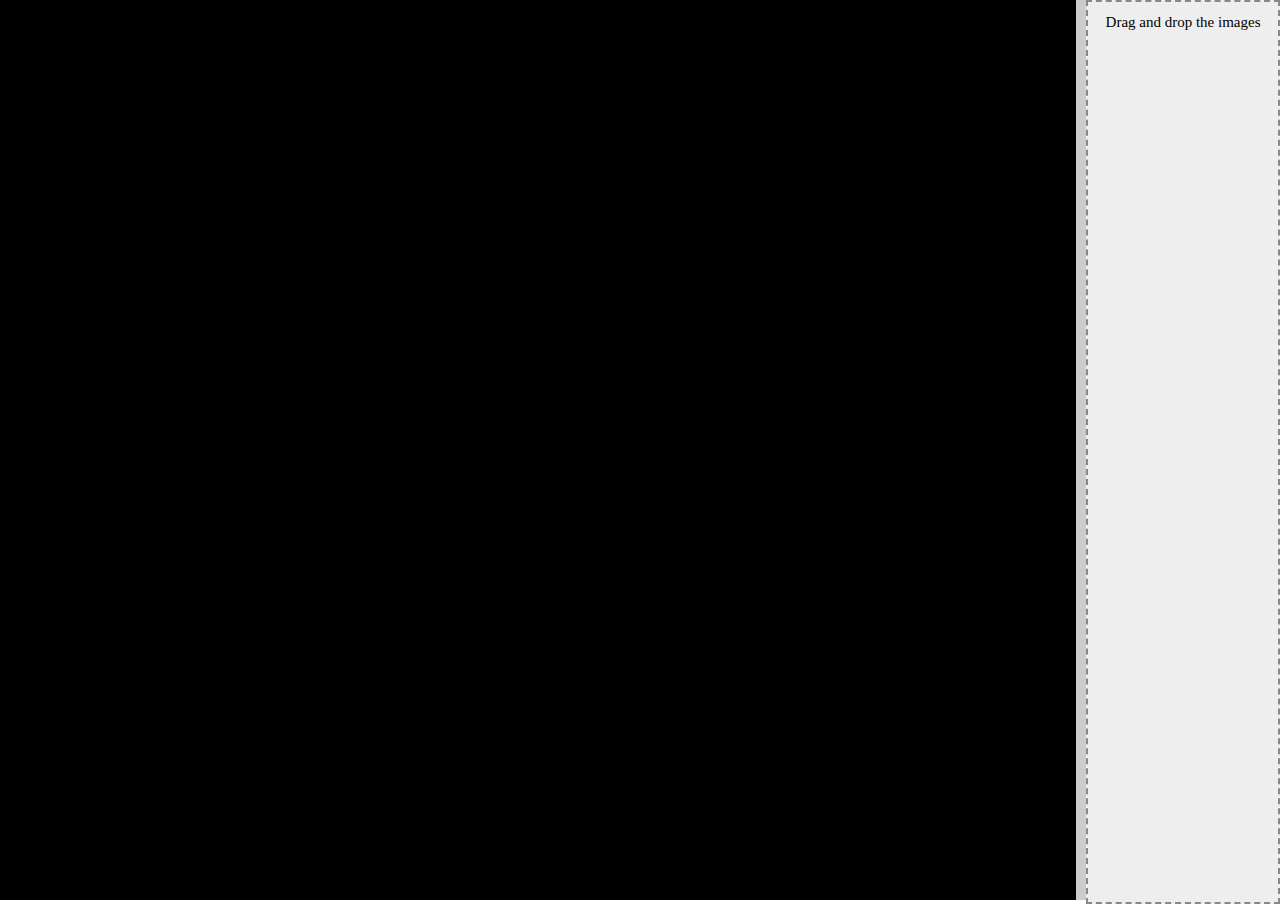
<file: 360/index.html>
<html>
<head>
<title>360 Viewer</title>
	<style>
	body {
		margin: 0;
		overflow: hidden;
	}
	
	#panel {
		width: 100%;
		height: 100%;
		display: flex;
	}
	
	#divider {
		cursor: col-resize;
		background-color: #ccc;
		width: 10px;
		height: 100%;
		-moz-user-select: none;
		-ms-user-select: none;
		user-select: none;
	}
	
	#area3D {
		background-color: #dde;
		width: 85%;
		height: 100%;
		min-width: 10px;
		position: relative;
	}
	
	#area2D {
		background-color: #eee;
		width: 15%;
		height: 100%;
		min-width: 10px;
		border: 2px dashed #888;
		text-align: center;
		line-height: 40px;
		font-size: 15px;
		overflow-y: auto;
	}
	
	#input {
		display: none;
	}
	
	#title {
		position: absolute;
		background: rgba(0, 0, 0, 0.2);
		color: #f1f1f1;
		width: 100%;
		color: white;
		font-size: 20px;
		padding: 20px 0 20px 0;
		text-align: center;
	}
	
	.imgs {
		float: left;
		padding: 20px;
	}
	</style>
</head>

<body>
	<div id="panel">
		<div id="area3D"> <span id="title"></span> </div>
		<div id="divider"></div>
		<div id="area2D">
			<input type="file" id="input" multiple/> Drag and drop the images</br>
		</div>
	</div>
	<script src="three.js"></script>
	<script>
	const area3D = document.getElementById("area3D");
	const area2D = document.getElementById("area2D");
	const fileInput = document.getElementById("input");
	const title = document.getElementById("title");

	function dragElement(element, direction) {
		var md; // remember mouse down info  
		element.onmousedown = onMouseDown;

		function onMouseDown(e) {
			md = {
				e,
				offsetLeft: element.offsetLeft,
					offsetTop: element.offsetTop,
					firstWidth: area3D.offsetWidth,
					secondWidth: area2D.offsetWidth
			};
			document.onmousemove = onMouseMove;
			document.onmouseup = () => {
				document.onmousemove = document.onmouseup = null;
			}
		}

		function onMouseMove(e) {
			var delta = {
				x: e.clientX - md.e.clientX,
				y: e.clientY - md.e.clientY
			};
			if(direction === "H") // Horizontal
			{
				delta.x = Math.min(Math.max(delta.x, -md.firstWidth), md.secondWidth);
				element.style.left = md.offsetLeft + delta.x + "px";
				area3D.style.width = (md.firstWidth + delta.x) + "px";
				area2D.style.width = (md.secondWidth - delta.x) + "px";
			}
		}
	}
	dragElement(document.getElementById("divider"), "H");
	area2D.ondragover = function() {
		return false;
	};
	area2D.ondragleave = function() {
		return false;
	};
	area2D.ondrop = function(e) {
		e.preventDefault();
		fileInput.files = e.dataTransfer.files;
		
		var fileCount = fileInput.files.length; // total number of files
		var count = 0; // accepted files

		function readAndPreview(file) {
			var reader = new FileReader();
			reader.addEventListener("load", function() {
				var div = document.createElement('div');
				div.className = "imgs";
				div.title = file.name;
				area2D.appendChild(div);
				var image = new Image();
				image.height = 100;
				image.src = this.result;
				div.appendChild(image);
				var span = document.createElement('span');
				span.innerHTML = "<br>" + file.name;
				div.appendChild(span);
				div.addEventListener('click', function(e) {
					title.innerHTML = file.name;
					var loader = new THREE.TextureLoader();
					loader.load(image.src, function(texture) {
						mesh.material = new THREE.MeshBasicMaterial({
							map: texture
						});
						mesh.material.needsUpdate = true;
						renderer.render(scene, camera);
					});
				});
				count += 1;
				if(count>=fileCount){
				var categoryItems = document.querySelectorAll("[title]");
				var categoryItemsArray = Array.from(categoryItems);
				let sorted = categoryItemsArray.sort(sorter);
				function sorter(a,b) {
					if(a.title < b.title) return -1;
					if(a.title > b.title) return 1;
					return 0;
				}
				sorted.forEach(e => area2D.appendChild(e));
				}
			}, false);
			reader.readAsDataURL(file);
		}
		
		if(fileInput.files) {
			
			[].forEach.call(fileInput.files, readAndPreview);
				
		}
	};
	</script>
	<script>
	let camera, scene, renderer, mesh;
	let onPointerDownMouseX = 0,
		onPointerDownMouseY = 0,
		lon = 0,
		onPointerDownLon = 0,
		lat = 0,
		onPointerDownLat = 0,
		phi = 0,
		theta = 0;
	ini();
	animate();

	function ini() {
		camera = new THREE.PerspectiveCamera(75, area3D.clientWidth / area3D.clientHeight, 1, 1100);
		scene = new THREE.Scene();
		const geometry = new THREE.SphereGeometry(200, 1600, 1400);
		// invert the geometry on the x-axis so that all of the faces point inward
		geometry.scale(-1, 1, 1);
		var material = new THREE.MeshBasicMaterial({
			color: 0x000000
		});
		mesh = new THREE.Mesh(geometry, material);
		scene.add(mesh);
		renderer = new THREE.WebGLRenderer();
		renderer.setPixelRatio(window.devicePixelRatio);
		renderer.setSize(area3D.clientWidth, area3D.clientHeight);
		area3D.appendChild(renderer.domElement);
		area3D.style.touchAction = 'none';
		area3D.addEventListener('pointerdown', onPointerDown);
		area3D.addEventListener('wheel', onDocumentMouseWheel);
		window.addEventListener('resize', onWindowResize);
		var observer = new MutationObserver(function(mutations) {
			onWindowResize();
		});
		observer.observe(area3D, {
			attributes: true
		});
	}

	function onWindowResize() {
		camera.aspect = area3D.clientWidth / area3D.clientHeight;
		camera.updateProjectionMatrix();
		renderer.setSize(area3D.clientWidth, area3D.clientHeight);
	}

	function onPointerDown(event) {
		if(event.isPrimary === false) return;
		onPointerDownMouseX = event.clientX;
		onPointerDownMouseY = event.clientY;
		onPointerDownLon = lon;
		onPointerDownLat = lat;
		document.addEventListener('pointermove', onPointerMove);
		document.addEventListener('pointerup', onPointerUp);
	}

	function onPointerMove(event) {
		if(event.isPrimary === false) return;
		lon = (onPointerDownMouseX - event.clientX) * 0.1 + onPointerDownLon;
		lat = (event.clientY - onPointerDownMouseY) * 0.1 + onPointerDownLat;
	}

	function onPointerUp() {
		if(event.isPrimary === false) return;
		document.removeEventListener('pointermove', onPointerMove);
		document.removeEventListener('pointerup', onPointerUp);
	}

	function onDocumentMouseWheel(event) {
		const fov = camera.fov + event.deltaY * 0.05;
		camera.fov = THREE.MathUtils.clamp(fov, 1, 75);
		camera.updateProjectionMatrix();
	}

	function animate() {
		requestAnimationFrame(animate);
		update();
	}

	function update() {
		lat = Math.max(-85, Math.min(85, lat));
		phi = THREE.MathUtils.degToRad(90 - lat);
		theta = THREE.MathUtils.degToRad(lon);
		const x = 500 * Math.sin(phi) * Math.cos(theta);
		const y = 500 * Math.cos(phi);
		const z = 500 * Math.sin(phi) * Math.sin(theta);
		camera.lookAt(x, y, z);
		renderer.render(scene, camera);
	}

	function inits() {
		var img = document.getElementsByTagName("img")[0];
		var loader = new THREE.TextureLoader();
		loader.load(img.src, function(texture) {
			mesh.material = new THREE.MeshBasicMaterial({
				map: texture
			});
			mesh.material.needsUpdate = true;
			renderer.render(scene, camera);
		});
	}
	</script>
</body>

</html>
</file>
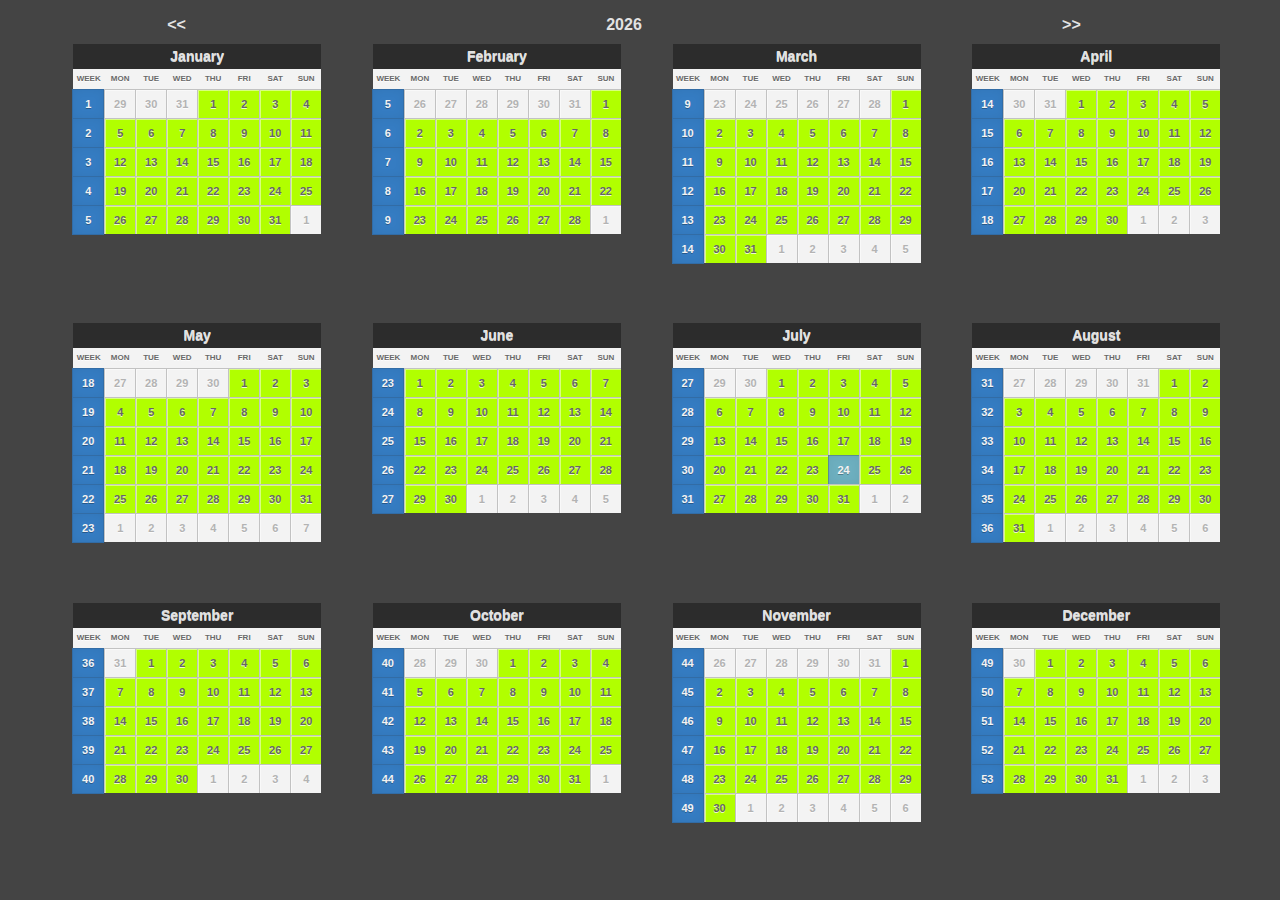
<file: Calender/index.htm>
<html manifest="offline.manifest">
<head>
<title>Calendar</title>
<style>

body {
	background: #444444;
	font-family: 'Lucida Grande', Verdana, sans-serif;
	-moz-user-select: none;
}

.year {
	width:95%;
	height:95%;	
	margin-left:5%;
}
.year td {
	vertical-align:top;
}
.year caption {
	color: #e2e2e2;
	line-height: 34px;
	font-weight: bold;
}
.month {
	font-size: 14px;
	border-spacing: 0;
}


.month caption {
	line-height: 25px;
	background: rgba(0, 0, 0, 0.35);

}
.month th, td{
  text-align: center;
  text-shadow: 0 1px rgba(255, 255, 255, 0.8);
  padding: 0;
}
.month th:first-child, .month td:first-child {
  border-left: 0;
}
.month th {
  font-size: 8px;
  text-transform: uppercase;
  color: #696969;
  line-height: 20px;
  background: #f3f3f3;
  border-left: 1px solid #f3f3f3;
}
.month td{
	width:12.5%;
}
.month td {
  font-size: 11px;
  font-weight: bold;
  border-top: 1px solid #c2c2c2;
  border-left: 1px solid #c2c2c2;
}
.month td a {
  display: block;
  background: #b1ff00;
  line-height: 28px;
  width: 30px;
  
  box-shadow: inset 1px 1px rgba(255, 255, 255, 0.5);
  cursor: pointer;
}
.month td a[title=""]{
	color: #666;
	background-image: -moz-linear-gradient(top, #eaeaea 0%, #e5e5e5 60%, #d9d9d9 100%);
	  box-shadow: inset 1px 1px rgba(255, 255, 255, 0.5);
}
.month td a:hover, .month td.off a {
  background: #f3f3f3;
}
.month td.off a {
  color: #b3b3b3;
}
.month td.wk a{
  margin: -1px;
  background: #b1ff00;
  text-shadow: 0 1px rgba(0, 0, 0, 0.3);
  
  border: 1px solid #b1ff00;
  -webkit-box-shadow: inset 0 0 10px rgba(0, 0, 0, 0.05);
  box-shadow: inset 0 0 10px rgba(0, 0, 0, 0.05);
}
.month td.wk a[title=""]{
	color: #f3f3f3;
	background: #357cc2;
	border: 1px solid #326ca5;
}
.month td.active a, .month td a:active {
  margin: -1px;
  color: #f61616;
  text-shadow: 0 1px rgba(0, 0, 0, 0.3);
  background: #6dafbf;
  border: 1px solid #598b94;
  -webkit-box-shadow: inset 0 0 10px rgba(0, 0, 0, 0.05);
  box-shadow: inset 0 0 10px rgba(0, 0, 0, 0.05);
}
.month td.active a[title=""],.month td a[title=""]:active{
	color: #f3f3f3;
}
.ld {
	float: left;
	cursor: pointer;
	margin-left: 8%;
}
.td {
	float: left;
	margin-left: 35%;
}
.rd {
	float: left;
	cursor: pointer;
	margin-left: 35%;
}



.tooltip {
    transition: top 5.5s ease;
    /*top:174px;*/
    position: absolute;
    background: #646464;
    border-radius:4px;
    padding: 6px 12px;
    font-family: arial;
    font-size: 12px;
    text-shadow: 0px 1px 1px #000;
    color: #ffc64a;
  }

  .tooltip:before {
    content : " ";
    width: 0;
    height: 0;
    border-left: 10px solid transparent;
    border-right: 10px solid transparent;
    border-top: 10px solid #646464;
    position:absolute;
    bottom:-5px;
    left:5px;

  }

</style>
	
<script>
	var yyyy;
	function init(y){ 
	 yyyy=y;
	 var info=JSON.parse(localStorage.getItem('mulkisCalender')) || {};
	 var months = new Array('January', 'February', 'March', 'April', 'May', 'June', 'July', 'August', 'September', 'October', 'November', 'December');
	 var cal = '<table class="year"><caption><a onclick="init('+(y-1)+')" class="ld"><<</a><a class="td">'+y+'</a><a onclick="init('+(y+1)+')"  class="rd">>></a><caption>'; 
	 for(i=0;i<3;i++){ //3 rows
		cal += '<tr>';
		for(j=0;j<4;j++){ //4 columns
			var m=i*4+j; //current month
			var mCal =  '<table class="month"><caption>'+months[m]+'</caption><thead><tr><th>Week</th><th>Mon</th><th>Tue</th><th>Wed</th><th>Thu</th><th>Fri</th><th>Sat</th><th>Sun</th></tr><tr></thead><tbody>';			
			var d1 = new Date(y, m, 1-(new Date(y, m, 1).getDay()+6)%7);//start date (monday) for given month and year
		    var d2 = new Date(y, m+1,1+(7-new Date(y, m+1, 1).getDay())%7);//end date (Sunday) for given month and year
			while(d1<=d2){		
				if(d1.getDay()==1){ //first Day of week
					mCal += '<tr><td class="wk"><a id="'+y+'-'+getWeek(d1)+'" title = "'+(info[y+'-'+getWeek(d1)]||"")+'" onmouseover="getInfo(this)" onmouseout="hideInfo(this)" ondblclick="setInfo(this)">'+getWeek(d1)+'</a></td>';
				}	
				if(d1.toDateString()==new Date().toDateString()){ //check if todays date
					mCal += '<td class="active">';
				}else if(d1.getMonth()!=i*4+j){ // check if off month
					mCal += '<td class="off">';
				}else{
					mCal += '<td>';
				}		
				mCal += '<a id="'+y+'-'+(d1.getMonth()+1)+'-'+d1.getDate()+'" title = "'+(info[y+'-'+(d1.getMonth()+1)+'-'+d1.getDate()]||"")+'" onmouseover="getInfo(this)" onmouseout="hideInfo(this)" ondblclick="setInfo(this)">'+d1.getDate()+'</a></td>';	
				d1.setDate(d1.getDate()+1);				
			}
			mCal +='</tbody></table>';
			cal += '<td>' + mCal + '</td>';
		}
		cal += '</tr>';
	 }
	 cal += '</table>';
	 document.body.innerHTML=cal;
	}
	function getWeek(i){
		var d = new Date(i);
		d.setHours(0,0,0,0);
		d.setDate(d.getDate()+4-(d.getDay()||7));
		return Math.ceil((((d-new Date(d.getFullYear(),0,1))/8.64e7)+1)/7);
	};
	function getInfo(e){
		if(e.title==""){
			info=JSON.parse(localStorage.getItem('mulkisCalender')) || {};
			e.title=info[e.id]||"";
		}
		
	}
	function setInfo(e){
		var i=prompt("Info",e.title)
		if(i!=null){
				info[e.id]=i;
				localStorage.setItem('mulkisCalender', JSON.stringify(info));
				init(yyyy);
		}
	}
	function hideInfo(evt){
	//var ele=(evt || window.event);
   // var title = ele.getAttribute("tooltip");
   // ele.removeAttribute("tooltip");
   // document.querySelector(".tooltip").remove();
  }

</script>
</head>
<body onload="init(new Date().getFullYear())">
	
</body>
</html>
</file>
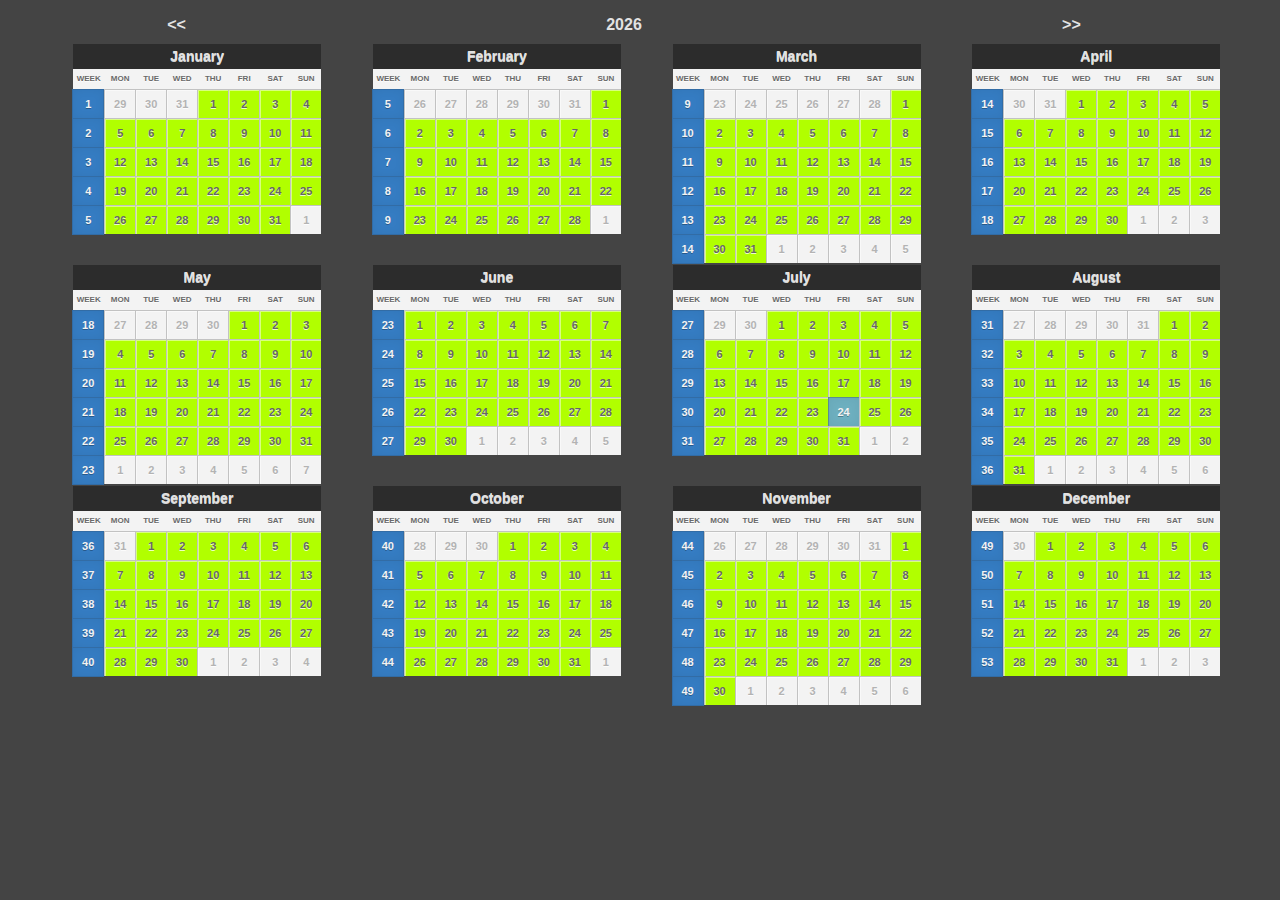
<file: Calender/index.html>
<!DOCTYPE html>
<html manifest="offline.manifest">
<head>
<title>Calendar</title>
<style>

body {
	background: #444444;
	font-family: 'Lucida Grande', Verdana, sans-serif;
	-moz-user-select: none;
}

.year {
	width:95%;
	height:95%;	
	margin-left:5%;
}
.year td {
	vertical-align:top;
}
.year caption {
	color: #e2e2e2;
	line-height: 34px;
	font-weight: bold;
}
.month {
	font-size: 14px;
	border-spacing: 0;
}


.month caption {
	line-height: 25px;
	background: rgba(0, 0, 0, 0.35);

}
.month th, td{
  text-align: center;
  text-shadow: 0 1px rgba(255, 255, 255, 0.8);
  padding: 0;
}
.month th:first-child, .month td:first-child {
  border-left: 0;
}
.month th {
  font-size: 8px;
  text-transform: uppercase;
  color: #696969;
  line-height: 20px;
  background: #f3f3f3;
  border-left: 1px solid #f3f3f3;
}
.month td{
	width:12.5%;
}
.month td {
  font-size: 11px;
  font-weight: bold;
  border-top: 1px solid #c2c2c2;
  border-left: 1px solid #c2c2c2;
}
.month td a {
  display: block;
  background: #b1ff00;
  line-height: 28px;
  width: 30px;
  
  box-shadow: inset 1px 1px rgba(255, 255, 255, 0.5);
  cursor: pointer;
}
.month td a[title=""]{
	color: #666;
	background-image: -moz-linear-gradient(top, #eaeaea 0%, #e5e5e5 60%, #d9d9d9 100%);
	  box-shadow: inset 1px 1px rgba(255, 255, 255, 0.5);
}
.month td a:hover, .month td.off a {
  background: #f3f3f3;
}
.month td.off a {
  color: #b3b3b3;
}
.month td.wk a{
  margin: -1px;
  background: #b1ff00;
  text-shadow: 0 1px rgba(0, 0, 0, 0.3);
  
  border: 1px solid #b1ff00;
  -webkit-box-shadow: inset 0 0 10px rgba(0, 0, 0, 0.05);
  box-shadow: inset 0 0 10px rgba(0, 0, 0, 0.05);
}
.month td.wk a[title=""]{
	color: #f3f3f3;
	background: #357cc2;
	border: 1px solid #326ca5;
}
.month td.active a, .month td a:active {
  margin: -1px;
  color: #f61616;
  text-shadow: 0 1px rgba(0, 0, 0, 0.3);
  background: #6dafbf;
  border: 1px solid #598b94;
  -webkit-box-shadow: inset 0 0 10px rgba(0, 0, 0, 0.05);
  box-shadow: inset 0 0 10px rgba(0, 0, 0, 0.05);
}
.month td.active a[title=""],.month td a[title=""]:active{
	color: #f3f3f3;
}
.ld {
	float: left;
	cursor: pointer;
	margin-left: 8%;
}
.td {
	float: left;
	margin-left: 35%;
}
.rd {
	float: left;
	cursor: pointer;
	margin-left: 35%;
}



.tooltip {
    transition: top 5.5s ease;
    /*top:174px;*/
    position: absolute;
    background: #646464;
    border-radius:4px;
    padding: 6px 12px;
    font-family: arial;
    font-size: 12px;
    text-shadow: 0px 1px 1px #000;
    color: #ffc64a;
  }

  .tooltip:before {
    content : " ";
    width: 0;
    height: 0;
    border-left: 10px solid transparent;
    border-right: 10px solid transparent;
    border-top: 10px solid #646464;
    position:absolute;
    bottom:-5px;
    left:5px;

  }

</style>
	
<script>
	var yyyy;
	function init(y){ 
	 yyyy=y;
	 var info=JSON.parse(localStorage.getItem('mulkisCalender')) || {};
	 var months = new Array('January', 'February', 'March', 'April', 'May', 'June', 'July', 'August', 'September', 'October', 'November', 'December');
	 var cal = '<table class="year"><caption><a onclick="init('+(y-1)+')" class="ld"><<</a><a class="td">'+y+'</a><a onclick="init('+(y+1)+')"  class="rd">>></a><caption>'; 
	 for(i=0;i<3;i++){ //3 rows
		cal += '<tr>';
		for(j=0;j<4;j++){ //4 columns
			var m=i*4+j; //current month
			var mCal =  '<table class="month"><caption>'+months[m]+'</caption><thead><tr><th>Week</th><th>Mon</th><th>Tue</th><th>Wed</th><th>Thu</th><th>Fri</th><th>Sat</th><th>Sun</th></tr><tr></thead><tbody>';			
			var d1 = new Date(y, m, 1-(new Date(y, m, 1).getDay()+6)%7);//start date (monday) for given month and year
		    var d2 = new Date(y, m+1,1+(7-new Date(y, m+1, 1).getDay())%7);//end date (Sunday) for given month and year
			while(d1<=d2){		
				if(d1.getDay()==1){ //first Day of week
					mCal += '<tr><td class="wk"><a id="'+y+'-'+getWeek(d1)+'" title = "'+(info[y+'-'+getWeek(d1)]||"")+'" onmouseover="getInfo(this)" onmouseout="hideInfo(this)" ondblclick="setInfo(this)">'+getWeek(d1)+'</a></td>';
				}	
				if(d1.toDateString()==new Date().toDateString()){ //check if todays date
					mCal += '<td class="active">';
				}else if(d1.getMonth()!=i*4+j){ // check if off month
					mCal += '<td class="off">';
				}else{
					mCal += '<td>';
				}		
				mCal += '<a id="'+y+'-'+(d1.getMonth()+1)+'-'+d1.getDate()+'" title = "'+(info[y+'-'+(d1.getMonth()+1)+'-'+d1.getDate()]||"")+'" onmouseover="getInfo(this)" onmouseout="hideInfo(this)" ondblclick="setInfo(this)">'+d1.getDate()+'</a></td>';	
				d1.setDate(d1.getDate()+1);				
			}
			mCal +='</tbody></table>';
			cal += '<td>' + mCal + '</td>';
		}
		cal += '</tr>';
	 }
	 cal += '</table>';
	 document.body.innerHTML=cal;
	}
	function getWeek(i){
		var d = new Date(i);
		d.setHours(0,0,0,0);
		d.setDate(d.getDate()+4-(d.getDay()||7));
		return Math.ceil((((d-new Date(d.getFullYear(),0,1))/8.64e7)+1)/7);
	};
	function getInfo(e){
		if(e.title==""){
			info=JSON.parse(localStorage.getItem('mulkisCalender')) || {};
			e.title=info[e.id]||"";
		}
		
	}
	function setInfo(e){
		var i=prompt("Info",e.title)
		if(i!=null){
				info[e.id]=i;
				localStorage.setItem('mulkisCalender', JSON.stringify(info));
				init(yyyy);
		}
	}
	function hideInfo(evt){
	//var ele=(evt || window.event);
   // var title = ele.getAttribute("tooltip");
   // ele.removeAttribute("tooltip");
   // document.querySelector(".tooltip").remove();
  }

</script>
</head>
<body onload="init(new Date().getFullYear())">
	
</body>
</html>
</file>
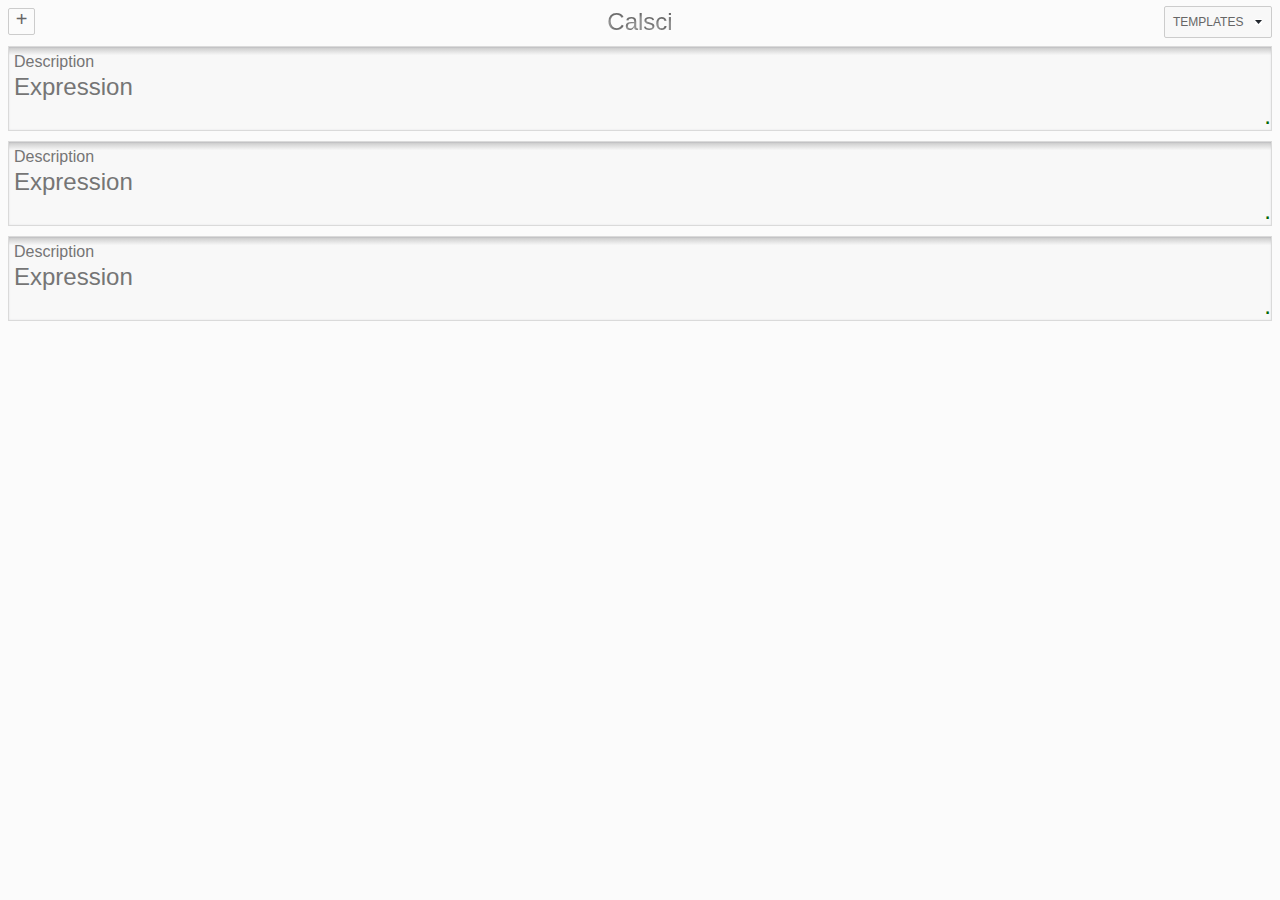
<file: Calsci/index.html>
﻿<html manifest="offline.manifest">
<title>Calsci © Karthik Narayana</title>
<link rel="stylesheet" href="style.css">
<script src="Calsci.js"></script>
<script src='complete.ly.1.0.1.min.js'></script>
<body onload="Calsci.init();">
<div id='Add' title="Add Calculation Block" onclick='Calsci.add();'>+</div>
<div id='title'>Calsci</div>
<div id='content' class="draggable-list"></div>
<div id="template"><div>TEMPLATES</div><ul></ul></div>
<script>
"serviceWorker"in navigator&&navigator.serviceWorker.register("./offline.js").then(function(e){console.log("ServiceWorker registration successful with scope: ",e.scope)}).catch(function(e){console.log("ServiceWorker registration failed: ",e)});
</script>
</body>
</file>
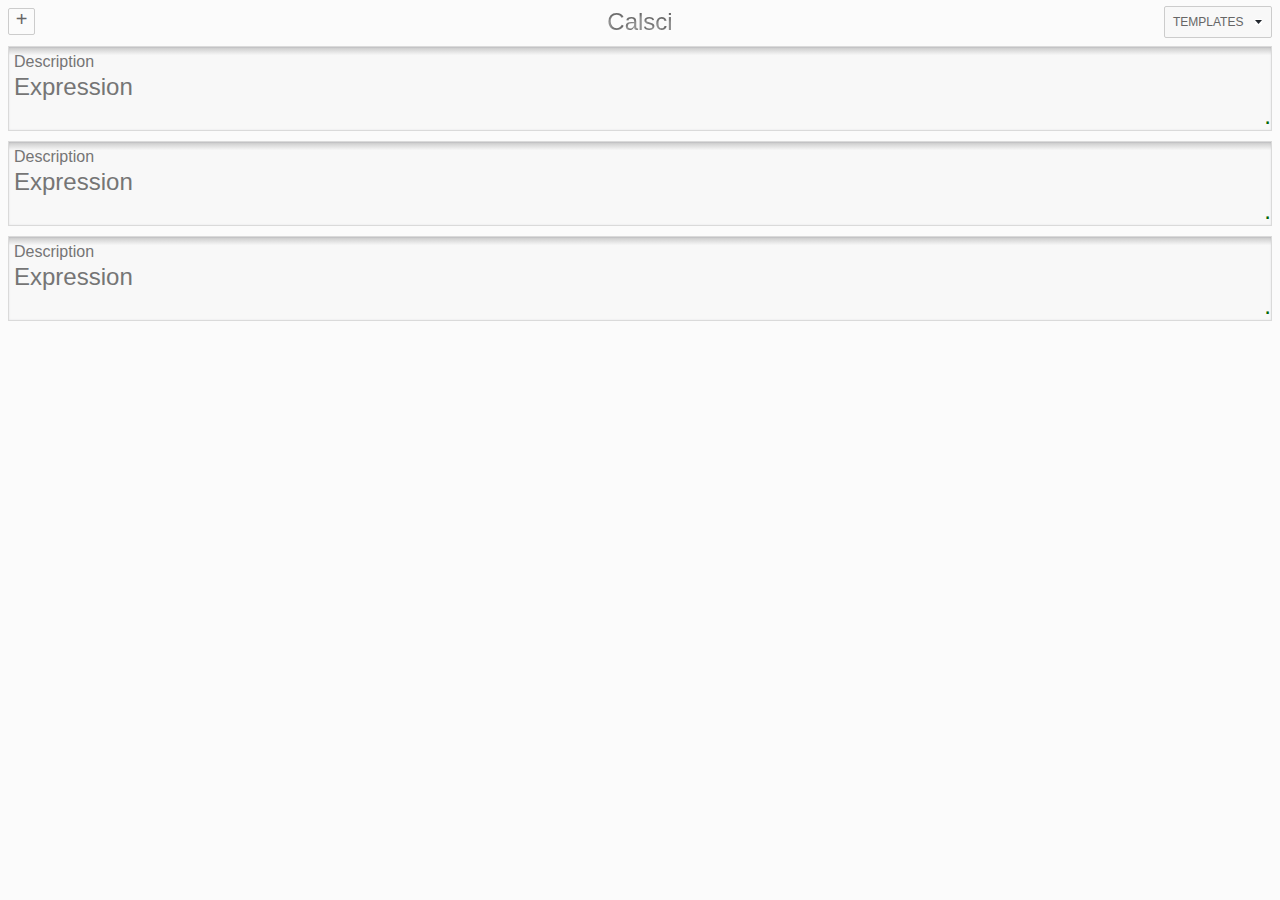
<file: Offline/index.html>
﻿<html>
<title>Calsci © Karthik Narayana</title>
<link rel="stylesheet" href="style.css">
<script src="Calsci.js"></script>
<script src='complete.ly.1.0.1.min.js'></script>
<body onload="Calsci.init();">
<div id='Add' title="Add Calculation Block" onclick='Calsci.add();'>+</div>
<div id='title'>Calsci</div>
<div id='content' class="draggable-list"></div>
<div id="template"><div>TEMPLATES</div><ul></ul></div>
	<script>
		// Register the service worker
		if ('serviceWorker' in navigator) {
			navigator.serviceWorker.register('./service-worker.js').then(function(registration) {
		    // Registration was successful
		    console.log('ServiceWorker registration successful with scope: ', registration.scope);
		}).catch(function(err) {
		    // registration failed :(
		    	console.log('ServiceWorker registration failed: ', err);
		    });
		}
	</script>
</body>
</file>
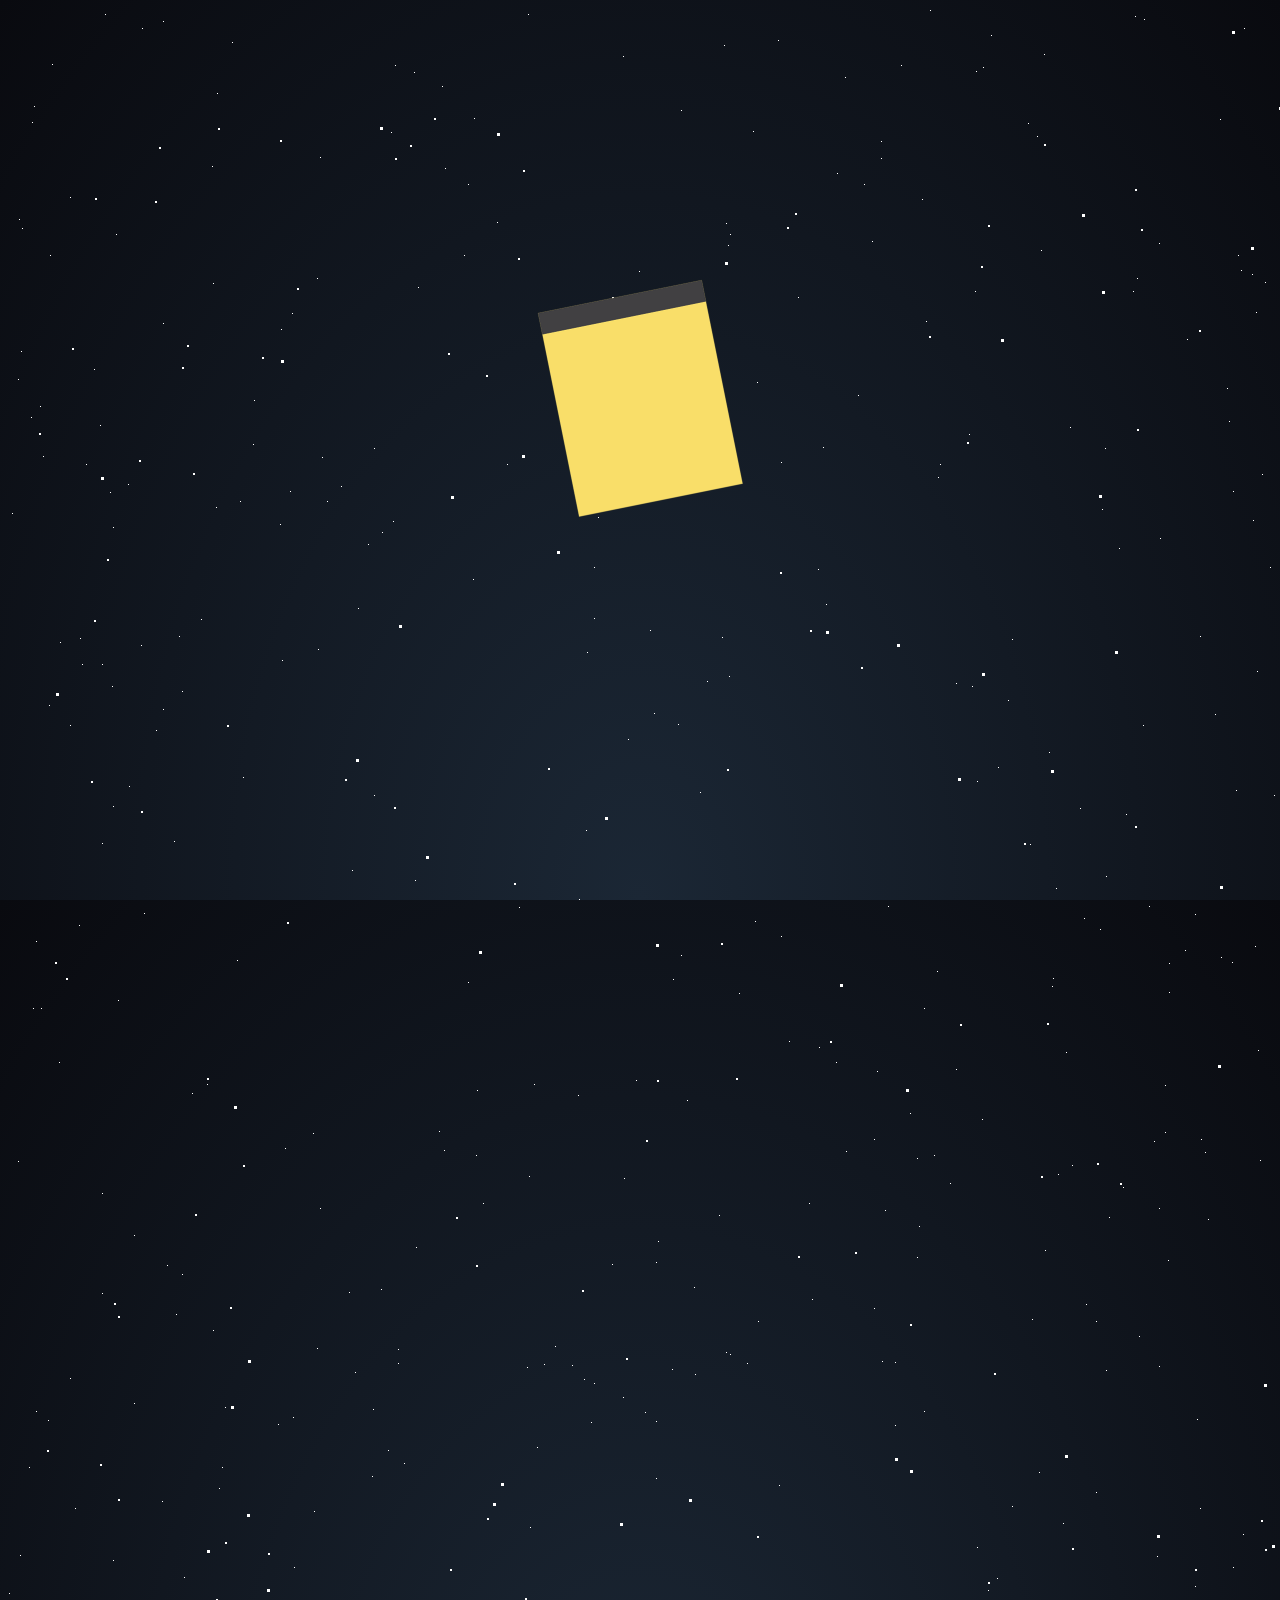
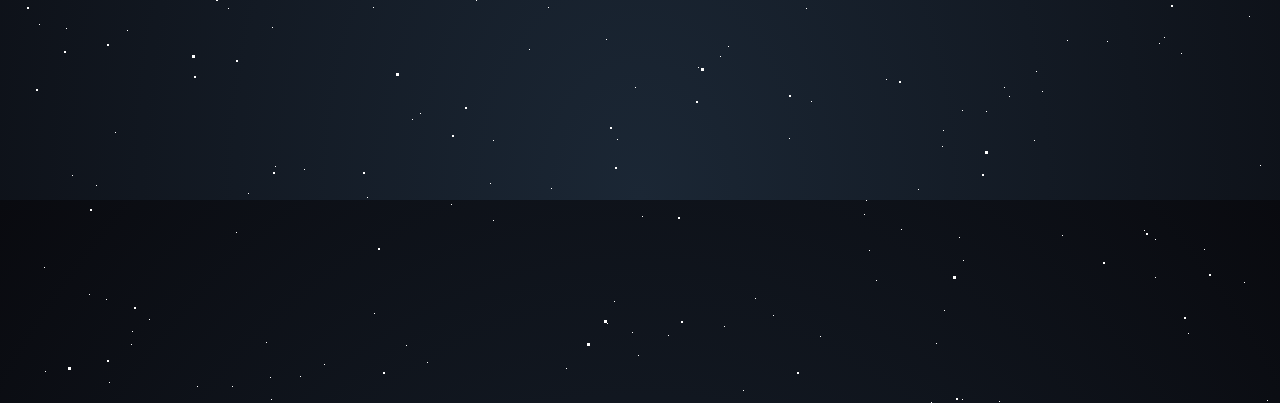
<file: StickyNotes/index.html>
<title>Sticky Notes</title><style>html{height:100%;background:radial-gradient(ellipse at bottom, #1b2735 0%, #090a0f 100%);overflow:hidden;text-align:center}#stars{width:1px;height:1px;background:transparent;box-shadow:1050px 1166px #FFF , 570px 1087px #FFF , 1800px 1661px #FFF , 699px 673px #FFF , 499px 456px #FFF , 126px 1227px #FFF , 1313px 1040px #FFF , 1031px 1464px #FFF , 107px 1724px #FFF , 1970px 1089px #FFF , 645px 387px #FFF , 1236px 20px #FFF , 1000px 692px #FFF , 1799px 1584px #FFF , 94px 1285px #FFF , 341px 1284px #FFF , 1353px 1782px #FFF , 1287px 1845px #FFF , 873px 133px #FFF , 1833px 1746px #FFF , 123px 1936px #FFF , 663px 369px #FFF , 1249px 663px #FFF , 1146px 1133px #FFF , 1824px 584px #FFF , 1978px 1367px #FFF , 932px 456px #FFF , 385px 513px #FFF , 94px 835px #FFF , 245px 436px #FFF , 482px 1775px #FFF , 630px 1947px #FFF , 954px 1991px #FFF , 615px 48px #FFF , 536px 1356px #FFF , 1097px 440px #FFF , 286px 1559px #FFF , 1394px 715px #FFF , 803px 1693px #FFF , 460px 974px #FFF , 366px 1905px #FFF , 67px 1500px #FFF , 263px 1991px #FFF , 62px 717px #FFF , 1225px 1559px #FFF , 296px 1761px #FFF , 1768px 446px #FFF , 1230px 247px #FFF , 634px 1808px #FFF , 1257px 274px #FFF , 590px 509px #FFF , 887px 1354px #FFF , 1141px 898px #FFF , 366px 440px #FFF , 1189px 1411px #FFF , 1975px 147px #FFF , 1517px 1717px #FFF , 604px 1256px #FFF , 1355px 1711px #FFF , 749px 374px #FFF , 246px 392px #FFF , 475px 1195px #FFF , 1149px 1548px #FFF , 1522px 63px #FFF , 815px 439px #FFF , 1244px 266px #FFF , 71px 917px #FFF , 1033px 242px #FFF , 101px 1974px #FFF , 1979px 1182px #FFF , 1941px 1803px #FFF , 224px 1978px #FFF , 1377px 480px #FFF , 258px 1934px #FFF , 1252px 1757px #FFF , 935px 1722px #FFF , 1874px 1293px #FFF , 28px 933px #FFF , 126px 1395px #FFF , 406px 64px #FFF , 1064px 1157px #FFF , 1541px 494px #FFF , 104px 678px #FFF , 436px 1142px #FFF , 1245px 512px #FFF , 1679px 489px #FFF , 1192px 1500px #FFF , 1829px 77px #FFF , 309px 270px #FFF , 1626px 173px #FFF , 1551px 506px #FFF , 1098px 1362px #FFF , 1945px 1571px #FFF , 1029px 128px #FFF , 877px 1202px #FFF , 1247px 938px #FFF , 880px 898px #FFF , 366px 787px #FFF , 1337px 640px #FFF , 1905px 1745px #FFF , 199px 1076px #FFF , 1447px 1585px #FFF , 1544px 1727px #FFF , 443px 1796px #FFF , 1789px 1909px #FFF , 407px 872px #FFF , 866px 1300px #FFF , 1552px 226px #FFF , 10px 1153px #FFF , 1370px 1880px #FFF , 1588px 407px #FFF , 220px 1600px #FFF , 33px 1000px #FFF , 1807px 804px #FFF , 292px 1968px #FFF , 1957px 634px #FFF , 829px 165px #FFF , 92px 417px #FFF , 1277px 1313px #FFF , 1475px 1529px #FFF , 1776px 74px #FFF , 1092px 921px #FFF , 1394px 827px #FFF , 631px 263px #FFF , 936px 1902px #FFF , 40px 1412px #FFF , 456px 247px #FFF , 1975px 415px #FFF , 1864px 1816px #FFF , 893px 1821px #FFF , 1187px 906px #FFF , 1750px 1837px #FFF , 664px 1361px #FFF , 1058px 1044px #FFF , 1612px 523px #FFF , 390px 1355px #FFF , 1870px 53px #FFF , 1125px 283px #FFF , 1028px 1663px #FFF , 1004px 631px #FFF , 1537px 178px #FFF , 273px 321px #FFF , 1193px 1131px #FFF , 1934px 640px #FFF , 1233px 262px #FFF , 2000px 489px #FFF , 1836px 213px #FFF , 519px 1359px #FFF , 1px 1585px #FFF , 893px 57px #FFF , 1980px 861px #FFF , 1760px 700px #FFF , 1151px 1635px #FFF , 1873px 2px #FFF , 873px 150px #FFF , 1434px 1663px #FFF , 1931px 356px #FFF , 1192px 628px #FFF , 365px 1401px #FFF , 1118px 806px #FFF , 1179px 331px #FFF , 773px 454px #FFF , 850px 387px #FFF , 1502px 16px #FFF , 1597px 892px #FFF , 350px 600px #FFF , 586px 1375px #FFF , 1988px 1564px #FFF , 1048px 880px #FFF , 108px 226px #FFF , 1088px 1484px #FFF , 948px 1061px #FFF , 1594px 1641px #FFF , 586px 610px #FFF , 1792px 1229px #FFF , 466px 110px #FFF , 1850px 240px #FFF , 272px 516px #FFF , 716px 37px #FFF , 359px 1789px #FFF , 1574px 544px #FFF , 404px 1711px #FFF , 1187px 1578px #FFF , 1236px 1874px #FFF , 105px 1552px #FFF , 660px 1927px #FFF , 1774px 586px #FFF , 1024px 1311px #FFF , 606px 1893px #FFF , 1129px 270px #FFF , 1147px 1831px #FFF , 154px 1493px #FFF , 1684px 256px #FFF , 12px 1547px #FFF , 267px 1758px #FFF , 731px 985px #FFF , 1458px 801px #FFF , 51px 1054px #FFF , 1151px 1200px #FFF , 1980px 1384px #FFF , 228px 1824px #FFF , 765px 1907px #FFF , 1207px 706px #FFF , 838px 1143px #FFF , 955px 1852px #FFF , 804px 1291px #FFF , 599px 1915px #FFF , 97px 6px #FFF , 722px 226px #FFF , 520px 6px #FFF , 1022px 836px #FFF , 583px 1414px #FFF , 1252px 1152px #FFF , 1036px 46px #FFF , 914px 191px #FFF , 1072px 800px #FFF , 1898px 1639px #FFF , 1563px 1550px #FFF , 306px 1503px #FFF , 1403px 1085px #FFF , 1518px 1494px #FFF , 969px 1539px #FFF , 1127px 8px #FFF , 1323px 518px #FFF , 189px 1978px #FFF , 616px 1170px #FFF , 926px 1147px #FFF , 1305px 506px #FFF , 686px 1279px #FFF , 1088px 1313px #FFF , 828px 1054px #FFF , 1379px 951px #FFF , 930px 469px #FFF , 305px 1125px #FFF , 735px 1982px #FFF , 781px 1033px #FFF , 983px 27px #FFF , 1540px 779px #FFF , 1111px 540px #FFF , 1943px 253px #FFF , 121px 778px #FFF , 1602px 1837px #FFF , 1582px 1219px #FFF , 1904px 1128px #FFF , 1739px 1498px #FFF , 1262px 559px #FFF , 344px 862px #FFF , 176px 1569px #FFF , 1610px 1741px #FFF , 1468px 17px #FFF , 1924px 1405px #FFF , 1528px 163px #FFF , 1135px 717px #FFF , 1955px 1668px #FFF , 1976px 898px #FFF , 1354px 1784px #FFF , 1248px 304px #FFF , 837px 69px #FFF , 856px 176px #FFF , 193px 611px #FFF , 62px 1370px #FFF , 209px 85px #FFF , 1908px 447px #FFF , 134px 20px #FFF , 1136px 11px #FFF , 1461px 452px #FFF , 942px 1175px #FFF , 1327px 1347px #FFF , 951px 1829px #FFF , 902px 1105px #FFF , 1404px 1652px #FFF , 1535px 13px #FFF , 1638px 1922px #FFF , 571px 891px #FFF , 964px 678px #FFF , 1221px 413px #FFF , 312px 1200px #FFF , 1477px 25px #FFF , 1413px 1329px #FFF , 969px 773px #FFF , 1219px 380px #FFF , 1411px 1219px #FFF , 360px 536px #FFF , 94px 656px #FFF , 62px 189px #FFF , 1337px 212px #FFF , 489px 214px #FFF , 262px 1969px #FFF , 155px 315px #FFF , 1566px 1130px #FFF , 1809px 1805px #FFF , 1414px 553px #FFF , 934px 1738px #FFF , 968px 63px #FFF , 434px 78px #FFF , 240px 1785px #FFF , 650px 1233px #FFF , 1059px 1632px #FFF , 1286px 1046px #FFF , 408px 1239px #FFF , 1761px 998px #FFF , 916px 1000px #FFF , 78px 456px #FFF , 771px 1477px #FFF , 869px 1063px #FFF , 1625px 833px #FFF , 1681px 1859px #FFF , 412px 1705px #FFF , 284px 305px #FFF , 274px 652px #FFF , 511px 899px #FFF , 1971px 996px #FFF , 88px 1777px #FFF , 1101px 1209px #FFF , 620px 731px #FFF , 1577px 951px #FFF , 628px 1072px #FFF , 1695px 1330px #FFF , 1540px 239px #FFF , 23px 409px #FFF , 918px 313px #FFF , 1131px 1328px #FFF , 1923px 567px #FFF , 383px 124px #FFF , 975px 59px #FFF , 214px 1459px #FFF , 1890px 572px #FFF , 609px 1731px #FFF , 1543px 1167px #FFF , 37px 1963px #FFF , 1352px 1467px #FFF , 868px 1872px #FFF , 32px 398px #FFF , 28px 1403px #FFF , 1197px 1144px #FFF , 14px 220px #FFF , 711px 1207px #FFF , 1771px 1731px #FFF , 670px 716px #FFF , 720px 1638px #FFF , 155px 701px #FFF , 1977px 182px #FFF , 1630px 1512px #FFF , 991px 1993px #FFF , 31px 1616px #FFF , 1520px 905px #FFF , 1720px 1756px #FFF , 1235px 1526px #FFF , 1821px 211px #FFF , 714px 629px #FFF , 522px 1519px #FFF , 1055px 1515px #FFF , 319px 493px #FFF , 586px 559px #FFF , 1363px 1112px #FFF , 980px 1582px #FFF , 521px 1641px #FFF , 790px 289px #FFF , 1968px 486px #FFF , 468px 1147px #FFF , 1397px 187px #FFF , 1842px 1367px #FFF , 21px 1459px #FFF , 41px 697px #FFF , 1291px 694px #FFF , 105px 519px #FFF , 1663px 1069px #FFF , 1136px 1822px #FFF , 1890px 923px #FFF , 861px 1842px #FFF , 521px 1168px #FFF , 564px 1357px #FFF , 468px 1592px #FFF , 1285px 443px #FFF , 1779px 533px #FFF , 579px 644px #FFF , 380px 1442px #FFF , 712px 1648px #FFF , 1115px 1179px #FFF , 1250px 1042px #FFF , 1213px 949px #FFF , 1422px 1999px #FFF , 119px 1622px #FFF , 798px 1600px #FFF , 1876px 1446px #FFF , 1773px 1432px #FFF , 469px 1082px #FFF , 720px 237px #FFF , 1859px 345px #FFF , 1635px 1404px #FFF , 232px 493px #FFF , 1824px 1110px #FFF , 1001px 1688px #FFF , 1786px 1903px #FFF , 866px 1131px #FFF , 264px 1619px #FFF , 1938px 1614px #FFF , 624px 1924px #FFF , 270px 1416px #FFF , 36px 1859px #FFF , 1034px 1683px #FFF , 1200px 1211px #FFF , 44px 56px #FFF , 1344px 1066px #FFF , 1942px 1571px #FFF , 1899px 1508px #FFF , 874px 1353px #FFF , 1302px 657px #FFF , 1373px 129px #FFF , 387px 57px #FFF , 1259px 1992px #FFF , 485px 1732px #FFF , 1062px 419px #FFF , 1320px 461px #FFF , 437px 160px #FFF , 1099px 1633px #FFF , 1212px 111px #FFF , 810px 561px #FFF , 10px 371px #FFF , 25px 1000px #FFF , 390px 1341px #FFF , 1196px 1841px #FFF , 1816px 816px #FFF , 1470px 1444px #FFF , 716px 1918px #FFF , 374px 524px #FFF , 1479px 1874px #FFF , 922px 2px #FFF , 1917px 1553px #FFF , 1329px 1231px #FFF , 1644px 561px #FFF , 1990px 452px #FFF , 277px 1140px #FFF , 1962px 650px #FFF , 1284px 899px #FFF , 1315px 110px #FFF , 909px 1150px #FFF , 1498px 1512px #FFF , 1784px 720px #FFF , 1639px 200px #FFF , 718px 1344px #FFF , 627px 1679px #FFF , 1020px 115px #FFF , 166px 833px #FFF , 1687px 783px #FFF , 1357px 709px #FFF , 1703px 985px #FFF , 1491px 1270px #FFF , 1679px 400px #FFF , 102px 484px #FFF , 1861px 1299px #FFF , 781px 1730px #FFF , 745px 123px #FFF , 98px 1891px #FFF , 211px 1480px #FFF , 314px 449px #FFF , 1604px 1621px #FFF , 648px 1470px #FFF , 690px 1659px #FFF , 718px 215px #FFF , 692px 784px #FFF , 1151px 1358px #FFF , 1228px 782px #FFF , 124px 1923px #FFF , 1547px 2px #FFF , 1004px 1498px #FFF , 1415px 374px #FFF , 646px 705px #FFF , 1952px 1744px #FFF , 1078px 1296px #FFF , 365px 1599px #FFF , 1254px 466px #FFF , 1824px 1301px #FFF , 1473px 479px #FFF , 974px 1111px #FFF , 364px 1468px #FFF , 81px 1886px #FFF , 1660px 1444px #FFF , 722px 1346px #FFF , 1513px 931px #FFF , 673px 947px #FFF , 4px 505px #FFF , 1688px 1078px #FFF , 812px 1928px #FFF , 598px 1631px #FFF , 110px 992px #FFF , 373px 1281px #FFF , 1566px 1909px #FFF , 204px 158px #FFF , 529px 1439px #FFF , 996px 1679px #FFF , 1467px 1837px #FFF , 94px 1185px #FFF , 74px 656px #FFF , 1177px 942px #FFF , 864px 233px #FFF , 1890px 1472px #FFF , 1180px 1925px #FFF , 1928px 1935px #FFF , 1861px 181px #FFF , 1402px 1323px #FFF , 171px 628px #FFF , 1900px 825px #FFF , 1630px 1323px #FFF , 1381px 770px #FFF , 1266px 787px #FFF , 1326px 173px #FFF , 1530px 101px #FFF , 419px 1954px #FFF , 1949px 1736px #FFF , 1948px 768px #FFF , 1683px 922px #FFF , 1742px 133px #FFF , 1955px 1143px #FFF , 540px 1599px #FFF , 105px 798px #FFF , 1358px 698px #FFF , 1696px 1448px #FFF , 1941px 1839px #FFF , 316px 1956px #FFF , 679px 1092px #FFF , 929px 963px #FFF , 801px 1195px #FFF , 1157px 1124px #FFF , 1241px 1608px #FFF , 1935px 1359px #FFF , 26px 98px #FFF , 174px 683px #FFF , 205px 275px #FFF , 1369px 355px #FFF , 961px 426px #FFF , 1367px 179px #FFF , 235px 769px #FFF , 858px 1792px #FFF , 1400px 392px #FFF , 1457px 1234px #FFF , 1703px 1421px #FFF , 665px 971px #FFF , 1510px 931px #FFF , 1290px 1056px #FFF , 1771px 256px #FFF , 1632px 1517px #FFF , 1909px 397px #FFF , 954px 1702px #FFF , 485px 1812px #FFF , 52px 634px #FFF , 217px 1399px #FFF , 398px 1937px #FFF , 86px 361px #FFF , 1971px 1198px #FFF , 1694px 25px #FFF , 1958px 161px #FFF , 1768px 1206px #FFF , 58px 1620px #FFF , 136px 905px #FFF , 642px 622px #FFF , 1736px 341px #FFF , 11px 211px #FFF , 35px 448px #FFF , 856px 1806px #FFF , 1961px 762px #FFF , 64px 1767px #FFF , 1918px 1358px #FFF , 1822px 1516px #FFF , 887px 1417px #FFF , 1668px 272px #FFF , 1780px 592px #FFF , 770px 32px #FFF , 159px 1257px #FFF , 967px 283px #FFF , 155px 13px #FFF , 1157px 1077px #FFF , 750px 1313px #FFF , 1160px 1252px #FFF , 120px 476px #FFF , 1997px 861px #FFF , 543px 1780px #FFF , 465px 571px #FFF , 1984px 1953px #FFF , 1658px 288px #FFF , 1279px 1504px #FFF , 1683px 626px #FFF , 224px 34px #FFF , 1979px 1781px #FFF , 1601px 189px #FFF , 141px 1911px #FFF , 558px 1960px #FFF , 1780px 1178px #FFF , 1044px 978px #FFF , 1789px 1499px #FFF , 615px 1389px #FFF , 1984px 997px #FFF , 811px 1039px #FFF , 347px 1364px #FFF , 909px 1249px #FFF , 1873px 1064px #FFF , 1037px 1242px #FFF , 1509px 1807px #FFF , 1408px 597px #FFF , 310px 641px #FFF , 174px 1266px #FFF , 747px 913px #FFF , 1981px 251px #FFF , 773px 928px #FFF , 1502px 178px #FFF , 184px 1085px #FFF , 282px 483px #FFF , 333px 478px #FFF , 990px 759px #FFF , 1452px 1395px #FFF , 168px 1306px #FFF , 1689px 1892px #FFF , 1684px 1363px #FFF , 989px 1570px #FFF , 1151px 235px #FFF , 1161px 955px #FFF , 1161px 984px #FFF , 1575px 1045px #FFF , 948px 675px #FFF , 1721px 566px #FFF , 1054px 1827px #FFF , 1787px 1027px #FFF , 1898px 1488px #FFF , 526px 1076px #FFF , 1731px 1621px #FFF , 637px 1404px #FFF , 431px 1123px #FFF , 1740px 709px #FFF , 1837px 260px #FFF , 1999px 363px #FFF , 547px 1338px #FFF , 1307px 927px #FFF , 978px 1703px #FFF , 916px 1403px #FFF , 24px 114px #FFF , 133px 637px #FFF , 721px 668px #FFF , 42px 247px #FFF , 673px 102px #FFF , 1971px 1263px #FFF , 1592px 1671px #FFF , 148px 722px #FFF , 1340px 581px #FFF , 1587px 1416px #FFF , 1173px 1645px #FFF , 1224px 954px #FFF , 578px 822px #FFF , 396px 1455px #FFF , 576px 1371px #FFF , 648px 1413px #FFF , 1570px 20px #FFF , 1942px 1884px #FFF , 1045px 970px #FFF , 1026px 1732px #FFF , 72px 630px #FFF , 309px 1340px #FFF , 1578px 1274px #FFF , 1503px 701px #FFF , 1842px 136px #FFF , 1365px 1481px #FFF , 205px 1322px #FFF , 1555px 1411px #FFF , 1094px 501px #FFF , 1942px 1414px #FFF , 910px 1781px #FFF , 1041px 744px #FFF , 1147px 1869px #FFF , 878px 1671px #FFF , 1961px 1520px #FFF , 1672px 155px #FFF , 928px 1935px #FFF , 460px 176px #FFF , 1076px 910px #FFF , 312px 149px #FFF , 1976px 1351px #FFF , 747px 1890px #FFF , 208px 499px #FFF , 1156px 1629px #FFF , 13px 343px #FFF , 1915px 164px #FFF , 648px 1254px #FFF , 818px 596px #FFF , 911px 1218px #FFF , 690px 470px #FFF , 1527px 33px #FFF , 1564px 1201px #FFF , 1618px 674px #FFF , 1807px 600px #FFF , 1463px 1234px #FFF , 1575px 916px #FFF , 687px 1366px #FFF , 1152px 530px #FFF , 285px 1409px #FFF , 229px 952px #FFF , 1225px 483px #FFF , 739px 1355px #FFF , 410px 279px #FFF , 1386px 1898px #FFF , 1098px 868px #FFF , 1479px 779px #FFF;animation:animStar 50s linear infinite}#stars:after{content:" ";position:absolute;top:2000px;width:1px;height:1px;background:transparent;box-shadow:1050px 1166px #FFF , 570px 1087px #FFF , 1800px 1661px #FFF , 699px 673px #FFF , 499px 456px #FFF , 126px 1227px #FFF , 1313px 1040px #FFF , 1031px 1464px #FFF , 107px 1724px #FFF , 1970px 1089px #FFF , 645px 387px #FFF , 1236px 20px #FFF , 1000px 692px #FFF , 1799px 1584px #FFF , 94px 1285px #FFF , 341px 1284px #FFF , 1353px 1782px #FFF , 1287px 1845px #FFF , 873px 133px #FFF , 1833px 1746px #FFF , 123px 1936px #FFF , 663px 369px #FFF , 1249px 663px #FFF , 1146px 1133px #FFF , 1824px 584px #FFF , 1978px 1367px #FFF , 932px 456px #FFF , 385px 513px #FFF , 94px 835px #FFF , 245px 436px #FFF , 482px 1775px #FFF , 630px 1947px #FFF , 954px 1991px #FFF , 615px 48px #FFF , 536px 1356px #FFF , 1097px 440px #FFF , 286px 1559px #FFF , 1394px 715px #FFF , 803px 1693px #FFF , 460px 974px #FFF , 366px 1905px #FFF , 67px 1500px #FFF , 263px 1991px #FFF , 62px 717px #FFF , 1225px 1559px #FFF , 296px 1761px #FFF , 1768px 446px #FFF , 1230px 247px #FFF , 634px 1808px #FFF , 1257px 274px #FFF , 590px 509px #FFF , 887px 1354px #FFF , 1141px 898px #FFF , 366px 440px #FFF , 1189px 1411px #FFF , 1975px 147px #FFF , 1517px 1717px #FFF , 604px 1256px #FFF , 1355px 1711px #FFF , 749px 374px #FFF , 246px 392px #FFF , 475px 1195px #FFF , 1149px 1548px #FFF , 1522px 63px #FFF , 815px 439px #FFF , 1244px 266px #FFF , 71px 917px #FFF , 1033px 242px #FFF , 101px 1974px #FFF , 1979px 1182px #FFF , 1941px 1803px #FFF , 224px 1978px #FFF , 1377px 480px #FFF , 258px 1934px #FFF , 1252px 1757px #FFF , 935px 1722px #FFF , 1874px 1293px #FFF , 28px 933px #FFF , 126px 1395px #FFF , 406px 64px #FFF , 1064px 1157px #FFF , 1541px 494px #FFF , 104px 678px #FFF , 436px 1142px #FFF , 1245px 512px #FFF , 1679px 489px #FFF , 1192px 1500px #FFF , 1829px 77px #FFF , 309px 270px #FFF , 1626px 173px #FFF , 1551px 506px #FFF , 1098px 1362px #FFF , 1945px 1571px #FFF , 1029px 128px #FFF , 877px 1202px #FFF , 1247px 938px #FFF , 880px 898px #FFF , 366px 787px #FFF , 1337px 640px #FFF , 1905px 1745px #FFF , 199px 1076px #FFF , 1447px 1585px #FFF , 1544px 1727px #FFF , 443px 1796px #FFF , 1789px 1909px #FFF , 407px 872px #FFF , 866px 1300px #FFF , 1552px 226px #FFF , 10px 1153px #FFF , 1370px 1880px #FFF , 1588px 407px #FFF , 220px 1600px #FFF , 33px 1000px #FFF , 1807px 804px #FFF , 292px 1968px #FFF , 1957px 634px #FFF , 829px 165px #FFF , 92px 417px #FFF , 1277px 1313px #FFF , 1475px 1529px #FFF , 1776px 74px #FFF , 1092px 921px #FFF , 1394px 827px #FFF , 631px 263px #FFF , 936px 1902px #FFF , 40px 1412px #FFF , 456px 247px #FFF , 1975px 415px #FFF , 1864px 1816px #FFF , 893px 1821px #FFF , 1187px 906px #FFF , 1750px 1837px #FFF , 664px 1361px #FFF , 1058px 1044px #FFF , 1612px 523px #FFF , 390px 1355px #FFF , 1870px 53px #FFF , 1125px 283px #FFF , 1028px 1663px #FFF , 1004px 631px #FFF , 1537px 178px #FFF , 273px 321px #FFF , 1193px 1131px #FFF , 1934px 640px #FFF , 1233px 262px #FFF , 2000px 489px #FFF , 1836px 213px #FFF , 519px 1359px #FFF , 1px 1585px #FFF , 893px 57px #FFF , 1980px 861px #FFF , 1760px 700px #FFF , 1151px 1635px #FFF , 1873px 2px #FFF , 873px 150px #FFF , 1434px 1663px #FFF , 1931px 356px #FFF , 1192px 628px #FFF , 365px 1401px #FFF , 1118px 806px #FFF , 1179px 331px #FFF , 773px 454px #FFF , 850px 387px #FFF , 1502px 16px #FFF , 1597px 892px #FFF , 350px 600px #FFF , 586px 1375px #FFF , 1988px 1564px #FFF , 1048px 880px #FFF , 108px 226px #FFF , 1088px 1484px #FFF , 948px 1061px #FFF , 1594px 1641px #FFF , 586px 610px #FFF , 1792px 1229px #FFF , 466px 110px #FFF , 1850px 240px #FFF , 272px 516px #FFF , 716px 37px #FFF , 359px 1789px #FFF , 1574px 544px #FFF , 404px 1711px #FFF , 1187px 1578px #FFF , 1236px 1874px #FFF , 105px 1552px #FFF , 660px 1927px #FFF , 1774px 586px #FFF , 1024px 1311px #FFF , 606px 1893px #FFF , 1129px 270px #FFF , 1147px 1831px #FFF , 154px 1493px #FFF , 1684px 256px #FFF , 12px 1547px #FFF , 267px 1758px #FFF , 731px 985px #FFF , 1458px 801px #FFF , 51px 1054px #FFF , 1151px 1200px #FFF , 1980px 1384px #FFF , 228px 1824px #FFF , 765px 1907px #FFF , 1207px 706px #FFF , 838px 1143px #FFF , 955px 1852px #FFF , 804px 1291px #FFF , 599px 1915px #FFF , 97px 6px #FFF , 722px 226px #FFF , 520px 6px #FFF , 1022px 836px #FFF , 583px 1414px #FFF , 1252px 1152px #FFF , 1036px 46px #FFF , 914px 191px #FFF , 1072px 800px #FFF , 1898px 1639px #FFF , 1563px 1550px #FFF , 306px 1503px #FFF , 1403px 1085px #FFF , 1518px 1494px #FFF , 969px 1539px #FFF , 1127px 8px #FFF , 1323px 518px #FFF , 189px 1978px #FFF , 616px 1170px #FFF , 926px 1147px #FFF , 1305px 506px #FFF , 686px 1279px #FFF , 1088px 1313px #FFF , 828px 1054px #FFF , 1379px 951px #FFF , 930px 469px #FFF , 305px 1125px #FFF , 735px 1982px #FFF , 781px 1033px #FFF , 983px 27px #FFF , 1540px 779px #FFF , 1111px 540px #FFF , 1943px 253px #FFF , 121px 778px #FFF , 1602px 1837px #FFF , 1582px 1219px #FFF , 1904px 1128px #FFF , 1739px 1498px #FFF , 1262px 559px #FFF , 344px 862px #FFF , 176px 1569px #FFF , 1610px 1741px #FFF , 1468px 17px #FFF , 1924px 1405px #FFF , 1528px 163px #FFF , 1135px 717px #FFF , 1955px 1668px #FFF , 1976px 898px #FFF , 1354px 1784px #FFF , 1248px 304px #FFF , 837px 69px #FFF , 856px 176px #FFF , 193px 611px #FFF , 62px 1370px #FFF , 209px 85px #FFF , 1908px 447px #FFF , 134px 20px #FFF , 1136px 11px #FFF , 1461px 452px #FFF , 942px 1175px #FFF , 1327px 1347px #FFF , 951px 1829px #FFF , 902px 1105px #FFF , 1404px 1652px #FFF , 1535px 13px #FFF , 1638px 1922px #FFF , 571px 891px #FFF , 964px 678px #FFF , 1221px 413px #FFF , 312px 1200px #FFF , 1477px 25px #FFF , 1413px 1329px #FFF , 969px 773px #FFF , 1219px 380px #FFF , 1411px 1219px #FFF , 360px 536px #FFF , 94px 656px #FFF , 62px 189px #FFF , 1337px 212px #FFF , 489px 214px #FFF , 262px 1969px #FFF , 155px 315px #FFF , 1566px 1130px #FFF , 1809px 1805px #FFF , 1414px 553px #FFF , 934px 1738px #FFF , 968px 63px #FFF , 434px 78px #FFF , 240px 1785px #FFF , 650px 1233px #FFF , 1059px 1632px #FFF , 1286px 1046px #FFF , 408px 1239px #FFF , 1761px 998px #FFF , 916px 1000px #FFF , 78px 456px #FFF , 771px 1477px #FFF , 869px 1063px #FFF , 1625px 833px #FFF , 1681px 1859px #FFF , 412px 1705px #FFF , 284px 305px #FFF , 274px 652px #FFF , 511px 899px #FFF , 1971px 996px #FFF , 88px 1777px #FFF , 1101px 1209px #FFF , 620px 731px #FFF , 1577px 951px #FFF , 628px 1072px #FFF , 1695px 1330px #FFF , 1540px 239px #FFF , 23px 409px #FFF , 918px 313px #FFF , 1131px 1328px #FFF , 1923px 567px #FFF , 383px 124px #FFF , 975px 59px #FFF , 214px 1459px #FFF , 1890px 572px #FFF , 609px 1731px #FFF , 1543px 1167px #FFF , 37px 1963px #FFF , 1352px 1467px #FFF , 868px 1872px #FFF , 32px 398px #FFF , 28px 1403px #FFF , 1197px 1144px #FFF , 14px 220px #FFF , 711px 1207px #FFF , 1771px 1731px #FFF , 670px 716px #FFF , 720px 1638px #FFF , 155px 701px #FFF , 1977px 182px #FFF , 1630px 1512px #FFF , 991px 1993px #FFF , 31px 1616px #FFF , 1520px 905px #FFF , 1720px 1756px #FFF , 1235px 1526px #FFF , 1821px 211px #FFF , 714px 629px #FFF , 522px 1519px #FFF , 1055px 1515px #FFF , 319px 493px #FFF , 586px 559px #FFF , 1363px 1112px #FFF , 980px 1582px #FFF , 521px 1641px #FFF , 790px 289px #FFF , 1968px 486px #FFF , 468px 1147px #FFF , 1397px 187px #FFF , 1842px 1367px #FFF , 21px 1459px #FFF , 41px 697px #FFF , 1291px 694px #FFF , 105px 519px #FFF , 1663px 1069px #FFF , 1136px 1822px #FFF , 1890px 923px #FFF , 861px 1842px #FFF , 521px 1168px #FFF , 564px 1357px #FFF , 468px 1592px #FFF , 1285px 443px #FFF , 1779px 533px #FFF , 579px 644px #FFF , 380px 1442px #FFF , 712px 1648px #FFF , 1115px 1179px #FFF , 1250px 1042px #FFF , 1213px 949px #FFF , 1422px 1999px #FFF , 119px 1622px #FFF , 798px 1600px #FFF , 1876px 1446px #FFF , 1773px 1432px #FFF , 469px 1082px #FFF , 720px 237px #FFF , 1859px 345px #FFF , 1635px 1404px #FFF , 232px 493px #FFF , 1824px 1110px #FFF , 1001px 1688px #FFF , 1786px 1903px #FFF , 866px 1131px #FFF , 264px 1619px #FFF , 1938px 1614px #FFF , 624px 1924px #FFF , 270px 1416px #FFF , 36px 1859px #FFF , 1034px 1683px #FFF , 1200px 1211px #FFF , 44px 56px #FFF , 1344px 1066px #FFF , 1942px 1571px #FFF , 1899px 1508px #FFF , 874px 1353px #FFF , 1302px 657px #FFF , 1373px 129px #FFF , 387px 57px #FFF , 1259px 1992px #FFF , 485px 1732px #FFF , 1062px 419px #FFF , 1320px 461px #FFF , 437px 160px #FFF , 1099px 1633px #FFF , 1212px 111px #FFF , 810px 561px #FFF , 10px 371px #FFF , 25px 1000px #FFF , 390px 1341px #FFF , 1196px 1841px #FFF , 1816px 816px #FFF , 1470px 1444px #FFF , 716px 1918px #FFF , 374px 524px #FFF , 1479px 1874px #FFF , 922px 2px #FFF , 1917px 1553px #FFF , 1329px 1231px #FFF , 1644px 561px #FFF , 1990px 452px #FFF , 277px 1140px #FFF , 1962px 650px #FFF , 1284px 899px #FFF , 1315px 110px #FFF , 909px 1150px #FFF , 1498px 1512px #FFF , 1784px 720px #FFF , 1639px 200px #FFF , 718px 1344px #FFF , 627px 1679px #FFF , 1020px 115px #FFF , 166px 833px #FFF , 1687px 783px #FFF , 1357px 709px #FFF , 1703px 985px #FFF , 1491px 1270px #FFF , 1679px 400px #FFF , 102px 484px #FFF , 1861px 1299px #FFF , 781px 1730px #FFF , 745px 123px #FFF , 98px 1891px #FFF , 211px 1480px #FFF , 314px 449px #FFF , 1604px 1621px #FFF , 648px 1470px #FFF , 690px 1659px #FFF , 718px 215px #FFF , 692px 784px #FFF , 1151px 1358px #FFF , 1228px 782px #FFF , 124px 1923px #FFF , 1547px 2px #FFF , 1004px 1498px #FFF , 1415px 374px #FFF , 646px 705px #FFF , 1952px 1744px #FFF , 1078px 1296px #FFF , 365px 1599px #FFF , 1254px 466px #FFF , 1824px 1301px #FFF , 1473px 479px #FFF , 974px 1111px #FFF , 364px 1468px #FFF , 81px 1886px #FFF , 1660px 1444px #FFF , 722px 1346px #FFF , 1513px 931px #FFF , 673px 947px #FFF , 4px 505px #FFF , 1688px 1078px #FFF , 812px 1928px #FFF , 598px 1631px #FFF , 110px 992px #FFF , 373px 1281px #FFF , 1566px 1909px #FFF , 204px 158px #FFF , 529px 1439px #FFF , 996px 1679px #FFF , 1467px 1837px #FFF , 94px 1185px #FFF , 74px 656px #FFF , 1177px 942px #FFF , 864px 233px #FFF , 1890px 1472px #FFF , 1180px 1925px #FFF , 1928px 1935px #FFF , 1861px 181px #FFF , 1402px 1323px #FFF , 171px 628px #FFF , 1900px 825px #FFF , 1630px 1323px #FFF , 1381px 770px #FFF , 1266px 787px #FFF , 1326px 173px #FFF , 1530px 101px #FFF , 419px 1954px #FFF , 1949px 1736px #FFF , 1948px 768px #FFF , 1683px 922px #FFF , 1742px 133px #FFF , 1955px 1143px #FFF , 540px 1599px #FFF , 105px 798px #FFF , 1358px 698px #FFF , 1696px 1448px #FFF , 1941px 1839px #FFF , 316px 1956px #FFF , 679px 1092px #FFF , 929px 963px #FFF , 801px 1195px #FFF , 1157px 1124px #FFF , 1241px 1608px #FFF , 1935px 1359px #FFF , 26px 98px #FFF , 174px 683px #FFF , 205px 275px #FFF , 1369px 355px #FFF , 961px 426px #FFF , 1367px 179px #FFF , 235px 769px #FFF , 858px 1792px #FFF , 1400px 392px #FFF , 1457px 1234px #FFF , 1703px 1421px #FFF , 665px 971px #FFF , 1510px 931px #FFF , 1290px 1056px #FFF , 1771px 256px #FFF , 1632px 1517px #FFF , 1909px 397px #FFF , 954px 1702px #FFF , 485px 1812px #FFF , 52px 634px #FFF , 217px 1399px #FFF , 398px 1937px #FFF , 86px 361px #FFF , 1971px 1198px #FFF , 1694px 25px #FFF , 1958px 161px #FFF , 1768px 1206px #FFF , 58px 1620px #FFF , 136px 905px #FFF , 642px 622px #FFF , 1736px 341px #FFF , 11px 211px #FFF , 35px 448px #FFF , 856px 1806px #FFF , 1961px 762px #FFF , 64px 1767px #FFF , 1918px 1358px #FFF , 1822px 1516px #FFF , 887px 1417px #FFF , 1668px 272px #FFF , 1780px 592px #FFF , 770px 32px #FFF , 159px 1257px #FFF , 967px 283px #FFF , 155px 13px #FFF , 1157px 1077px #FFF , 750px 1313px #FFF , 1160px 1252px #FFF , 120px 476px #FFF , 1997px 861px #FFF , 543px 1780px #FFF , 465px 571px #FFF , 1984px 1953px #FFF , 1658px 288px #FFF , 1279px 1504px #FFF , 1683px 626px #FFF , 224px 34px #FFF , 1979px 1781px #FFF , 1601px 189px #FFF , 141px 1911px #FFF , 558px 1960px #FFF , 1780px 1178px #FFF , 1044px 978px #FFF , 1789px 1499px #FFF , 615px 1389px #FFF , 1984px 997px #FFF , 811px 1039px #FFF , 347px 1364px #FFF , 909px 1249px #FFF , 1873px 1064px #FFF , 1037px 1242px #FFF , 1509px 1807px #FFF , 1408px 597px #FFF , 310px 641px #FFF , 174px 1266px #FFF , 747px 913px #FFF , 1981px 251px #FFF , 773px 928px #FFF , 1502px 178px #FFF , 184px 1085px #FFF , 282px 483px #FFF , 333px 478px #FFF , 990px 759px #FFF , 1452px 1395px #FFF , 168px 1306px #FFF , 1689px 1892px #FFF , 1684px 1363px #FFF , 989px 1570px #FFF , 1151px 235px #FFF , 1161px 955px #FFF , 1161px 984px #FFF , 1575px 1045px #FFF , 948px 675px #FFF , 1721px 566px #FFF , 1054px 1827px #FFF , 1787px 1027px #FFF , 1898px 1488px #FFF , 526px 1076px #FFF , 1731px 1621px #FFF , 637px 1404px #FFF , 431px 1123px #FFF , 1740px 709px #FFF , 1837px 260px #FFF , 1999px 363px #FFF , 547px 1338px #FFF , 1307px 927px #FFF , 978px 1703px #FFF , 916px 1403px #FFF , 24px 114px #FFF , 133px 637px #FFF , 721px 668px #FFF , 42px 247px #FFF , 673px 102px #FFF , 1971px 1263px #FFF , 1592px 1671px #FFF , 148px 722px #FFF , 1340px 581px #FFF , 1587px 1416px #FFF , 1173px 1645px #FFF , 1224px 954px #FFF , 578px 822px #FFF , 396px 1455px #FFF , 576px 1371px #FFF , 648px 1413px #FFF , 1570px 20px #FFF , 1942px 1884px #FFF , 1045px 970px #FFF , 1026px 1732px #FFF , 72px 630px #FFF , 309px 1340px #FFF , 1578px 1274px #FFF , 1503px 701px #FFF , 1842px 136px #FFF , 1365px 1481px #FFF , 205px 1322px #FFF , 1555px 1411px #FFF , 1094px 501px #FFF , 1942px 1414px #FFF , 910px 1781px #FFF , 1041px 744px #FFF , 1147px 1869px #FFF , 878px 1671px #FFF , 1961px 1520px #FFF , 1672px 155px #FFF , 928px 1935px #FFF , 460px 176px #FFF , 1076px 910px #FFF , 312px 149px #FFF , 1976px 1351px #FFF , 747px 1890px #FFF , 208px 499px #FFF , 1156px 1629px #FFF , 13px 343px #FFF , 1915px 164px #FFF , 648px 1254px #FFF , 818px 596px #FFF , 911px 1218px #FFF , 690px 470px #FFF , 1527px 33px #FFF , 1564px 1201px #FFF , 1618px 674px #FFF , 1807px 600px #FFF , 1463px 1234px #FFF , 1575px 916px #FFF , 687px 1366px #FFF , 1152px 530px #FFF , 285px 1409px #FFF , 229px 952px #FFF , 1225px 483px #FFF , 739px 1355px #FFF , 410px 279px #FFF , 1386px 1898px #FFF , 1098px 868px #FFF , 1479px 779px #FFF}#stars2{width:2px;height:2px;background:transparent;box-shadow:1956px 1780px #FFF , 952px 1015px #FFF , 28px 1680px #FFF , 1493px 1288px #FFF , 1954px 495px #FFF , 1629px 1883px #FFF , 779px 218px #FFF , 822px 1032px #FFF , 1257px 1540px #FFF , 921px 327px #FFF , 1727px 1631px #FFF , 1163px 1596px #FFF , 713px 934px #FFF , 1905px 549px #FFF , 151px 138px #FFF , 853px 658px #FFF , 1890px 1754px #FFF , 1290px 433px #FFF , 1617px 1755px #FFF , 1657px 56px #FFF , 1201px 1865px #FFF , 387px 149px #FFF , 649px 1071px #FFF , 1344px 1230px #FFF , 1899px 924px #FFF , 99px 1951px #FFF , 370px 1839px #FFF , 235px 1156px #FFF , 64px 339px #FFF , 1767px 489px #FFF , 1627px 519px #FFF , 1089px 1154px #FFF , 1689px 326px #FFF , 131px 451px #FFF , 1299px 732px #FFF , 1753px 1156px #FFF , 1608px 1928px #FFF , 1253px 1511px #FFF , 126px 1898px #FFF , 56px 1642px #FFF , 265px 1763px #FFF , 86px 611px #FFF , 1635px 1734px #FFF , 147px 192px #FFF , 185px 464px #FFF , 210px 119px #FFF , 1895px 396px #FFF , 1618px 941px #FFF , 506px 874px #FFF , 1314px 1809px #FFF , 1403px 258px #FFF , 1860px 355px #FFF , 1925px 723px #FFF , 1496px 762px #FFF , 1657px 524px #FFF , 1280px 1961px #FFF , 1187px 1560px #FFF , 787px 204px #FFF , 1430px 591px #FFF , 1953px 1886px #FFF , 1380px 242px #FFF , 1695px 340px #FFF , 355px 1763px #FFF , 110px 1307px #FFF , 87px 189px #FFF , 179px 336px #FFF , 174px 358px #FFF , 228px 1651px #FFF , 1889px 1542px #FFF , 1549px 1969px #FFF , 442px 1560px #FFF , 208px 1590px #FFF , 1138px 1824px #FFF , 1129px 420px #FFF , 222px 1298px #FFF , 728px 1069px #FFF , 478px 366px #FFF , 468px 1256px #FFF , 986px 1364px #FFF , 254px 348px #FFF , 106px 1294px #FFF , 607px 1758px #FFF , 1176px 1908px #FFF , 719px 760px #FFF , 1599px 105px #FFF , 790px 1247px #FFF , 749px 1527px #FFF , 1495px 705px #FFF , 1720px 1136px #FFF , 847px 1243px #FFF , 515px 161px #FFF , 891px 1672px #FFF , 618px 1349px #FFF , 902px 1315px #FFF , 1445px 638px #FFF , 1695px 683px #FFF , 386px 798px #FFF , 670px 1808px #FFF , 1378px 70px #FFF , 980px 1573px #FFF , 199px 1069px #FFF , 1763px 1756px #FFF , 1445px 1860px #FFF , 219px 716px #FFF , 1300px 104px #FFF , 402px 136px #FFF , 426px 109px #FFF , 1016px 834px #FFF , 974px 1765px #FFF , 1897px 1673px #FFF , 1934px 74px #FFF , 1955px 797px #FFF , 448px 1208px #FFF , 47px 953px #FFF , 1455px 290px #FFF , 973px 257px #FFF , 1888px 202px #FFF , 58px 969px #FFF , 604px 288px #FFF , 1033px 1167px #FFF , 1947px 886px #FFF , 540px 759px #FFF , 1854px 1973px #FFF , 1736px 1268px #FFF , 1611px 586px #FFF , 673px 1912px #FFF , 1127px 817px #FFF , 1574px 475px #FFF , 1391px 1376px #FFF , 1591px 1668px #FFF , 1501px 621px #FFF , 1828px 1131px #FFF , 99px 550px #FFF , 602px 1718px #FFF , 517px 1589px #FFF , 1133px 220px #FFF , 1731px 1573px #FFF , 186px 1667px #FFF , 1095px 1853px #FFF , 781px 1686px #FFF , 217px 1533px #FFF , 1112px 1174px #FFF , 980px 216px #FFF , 1302px 137px #FFF , 510px 249px #FFF , 39px 1441px #FFF , 444px 1726px #FFF , 1321px 839px #FFF , 440px 344px #FFF , 187px 1205px #FFF , 1410px 1484px #FFF , 337px 770px #FFF , 1281px 1467px #FFF , 19px 1598px #FFF , 1287px 1803px #FFF , 272px 131px #FFF , 1496px 1335px #FFF , 82px 1800px #FFF , 574px 1281px #FFF , 959px 433px #FFF , 1922px 683px #FFF , 1064px 1539px #FFF , 1191px 321px #FFF , 260px 1544px #FFF , 279px 913px #FFF , 688px 1692px #FFF , 289px 279px #FFF , 1911px 1605px #FFF , 1288px 397px #FFF , 1314px 790px #FFF , 802px 621px #FFF , 133px 802px #FFF , 789px 1963px #FFF , 1036px 135px #FFF , 1681px 1772px #FFF , 948px 1989px #FFF , 1710px 1413px #FFF , 83px 772px #FFF , 1556px 1812px #FFF , 1745px 396px #FFF , 479px 1509px #FFF , 1326px 1321px #FFF , 1039px 1014px #FFF , 375px 1963px #FFF , 1913px 393px #FFF , 638px 1131px #FFF , 1960px 127px #FFF , 1683px 1776px #FFF , 457px 1698px #FFF , 99px 1635px #FFF , 1127px 180px #FFF , 110px 1490px #FFF , 575px 300px #FFF , 31px 424px #FFF , 1327px 757px #FFF , 1516px 1897px #FFF , 1892px 1448px #FFF , 1493px 553px #FFF , 772px 563px #FFF , 92px 1455px #FFF;animation:animStar 100s linear infinite}#stars2:after{content:" ";position:absolute;top:2000px;width:2px;height:2px;background:transparent;box-shadow:1956px 1780px #FFF , 952px 1015px #FFF , 28px 1680px #FFF , 1493px 1288px #FFF , 1954px 495px #FFF , 1629px 1883px #FFF , 779px 218px #FFF , 822px 1032px #FFF , 1257px 1540px #FFF , 921px 327px #FFF , 1727px 1631px #FFF , 1163px 1596px #FFF , 713px 934px #FFF , 1905px 549px #FFF , 151px 138px #FFF , 853px 658px #FFF , 1890px 1754px #FFF , 1290px 433px #FFF , 1617px 1755px #FFF , 1657px 56px #FFF , 1201px 1865px #FFF , 387px 149px #FFF , 649px 1071px #FFF , 1344px 1230px #FFF , 1899px 924px #FFF , 99px 1951px #FFF , 370px 1839px #FFF , 235px 1156px #FFF , 64px 339px #FFF , 1767px 489px #FFF , 1627px 519px #FFF , 1089px 1154px #FFF , 1689px 326px #FFF , 131px 451px #FFF , 1299px 732px #FFF , 1753px 1156px #FFF , 1608px 1928px #FFF , 1253px 1511px #FFF , 126px 1898px #FFF , 56px 1642px #FFF , 265px 1763px #FFF , 86px 611px #FFF , 1635px 1734px #FFF , 147px 192px #FFF , 185px 464px #FFF , 210px 119px #FFF , 1895px 396px #FFF , 1618px 941px #FFF , 506px 874px #FFF , 1314px 1809px #FFF , 1403px 258px #FFF , 1860px 355px #FFF , 1925px 723px #FFF , 1496px 762px #FFF , 1657px 524px #FFF , 1280px 1961px #FFF , 1187px 1560px #FFF , 787px 204px #FFF , 1430px 591px #FFF , 1953px 1886px #FFF , 1380px 242px #FFF , 1695px 340px #FFF , 355px 1763px #FFF , 110px 1307px #FFF , 87px 189px #FFF , 179px 336px #FFF , 174px 358px #FFF , 228px 1651px #FFF , 1889px 1542px #FFF , 1549px 1969px #FFF , 442px 1560px #FFF , 208px 1590px #FFF , 1138px 1824px #FFF , 1129px 420px #FFF , 222px 1298px #FFF , 728px 1069px #FFF , 478px 366px #FFF , 468px 1256px #FFF , 986px 1364px #FFF , 254px 348px #FFF , 106px 1294px #FFF , 607px 1758px #FFF , 1176px 1908px #FFF , 719px 760px #FFF , 1599px 105px #FFF , 790px 1247px #FFF , 749px 1527px #FFF , 1495px 705px #FFF , 1720px 1136px #FFF , 847px 1243px #FFF , 515px 161px #FFF , 891px 1672px #FFF , 618px 1349px #FFF , 902px 1315px #FFF , 1445px 638px #FFF , 1695px 683px #FFF , 386px 798px #FFF , 670px 1808px #FFF , 1378px 70px #FFF , 980px 1573px #FFF , 199px 1069px #FFF , 1763px 1756px #FFF , 1445px 1860px #FFF , 219px 716px #FFF , 1300px 104px #FFF , 402px 136px #FFF , 426px 109px #FFF , 1016px 834px #FFF , 974px 1765px #FFF , 1897px 1673px #FFF , 1934px 74px #FFF , 1955px 797px #FFF , 448px 1208px #FFF , 47px 953px #FFF , 1455px 290px #FFF , 973px 257px #FFF , 1888px 202px #FFF , 58px 969px #FFF , 604px 288px #FFF , 1033px 1167px #FFF , 1947px 886px #FFF , 540px 759px #FFF , 1854px 1973px #FFF , 1736px 1268px #FFF , 1611px 586px #FFF , 673px 1912px #FFF , 1127px 817px #FFF , 1574px 475px #FFF , 1391px 1376px #FFF , 1591px 1668px #FFF , 1501px 621px #FFF , 1828px 1131px #FFF , 99px 550px #FFF , 602px 1718px #FFF , 517px 1589px #FFF , 1133px 220px #FFF , 1731px 1573px #FFF , 186px 1667px #FFF , 1095px 1853px #FFF , 781px 1686px #FFF , 217px 1533px #FFF , 1112px 1174px #FFF , 980px 216px #FFF , 1302px 137px #FFF , 510px 249px #FFF , 39px 1441px #FFF , 444px 1726px #FFF , 1321px 839px #FFF , 440px 344px #FFF , 187px 1205px #FFF , 1410px 1484px #FFF , 337px 770px #FFF , 1281px 1467px #FFF , 19px 1598px #FFF , 1287px 1803px #FFF , 272px 131px #FFF , 1496px 1335px #FFF , 82px 1800px #FFF , 574px 1281px #FFF , 959px 433px #FFF , 1922px 683px #FFF , 1064px 1539px #FFF , 1191px 321px #FFF , 260px 1544px #FFF , 279px 913px #FFF , 688px 1692px #FFF , 289px 279px #FFF , 1911px 1605px #FFF , 1288px 397px #FFF , 1314px 790px #FFF , 802px 621px #FFF , 133px 802px #FFF , 789px 1963px #FFF , 1036px 135px #FFF , 1681px 1772px #FFF , 948px 1989px #FFF , 1710px 1413px #FFF , 83px 772px #FFF , 1556px 1812px #FFF , 1745px 396px #FFF , 479px 1509px #FFF , 1326px 1321px #FFF , 1039px 1014px #FFF , 375px 1963px #FFF , 1913px 393px #FFF , 638px 1131px #FFF , 1960px 127px #FFF , 1683px 1776px #FFF , 457px 1698px #FFF , 99px 1635px #FFF , 1127px 180px #FFF , 110px 1490px #FFF , 575px 300px #FFF , 31px 424px #FFF , 1327px 757px #FFF , 1516px 1897px #FFF , 1892px 1448px #FFF , 1493px 553px #FFF , 772px 563px #FFF , 92px 1455px #FFF}#stars3{width:3px;height:3px;background:transparent;box-shadow:1284px 1614px #FFF , 1527px 1142px #FFF , 1824px 568px #FFF , 443px 485px #FFF , 93px 466px #FFF , 898px 1078px #FFF , 1600px 1926px #FFF , 1210px 1054px #FFF , 887px 1447px #FFF , 1825px 967px #FFF , 1473px 1867px #FFF , 1404px 185px #FFF , 1280px 536px #FFF , 1264px 1534px #FFF , 1413px 280px #FFF , 273px 349px #FFF , 485px 1492px #FFF , 1977px 1455px #FFF , 902px 1459px #FFF , 1349px 1293px #FFF , 1673px 248px #FFF , 1827px 1859px #FFF , 226px 1095px #FFF , 945px 1865px #FFF , 1879px 562px #FFF , 1917px 345px #FFF , 1822px 1026px #FFF , 259px 1578px #FFF , 818px 620px #FFF , 974px 662px #FFF , 489px 122px #FFF , 1366px 397px #FFF , 1350px 1981px #FFF , 1824px 1159px #FFF , 596px 1909px #FFF , 1224px 20px #FFF , 1913px 355px #FFF , 1600px 97px #FFF , 549px 540px #FFF , 1043px 759px #FFF , 1271px 96px #FFF , 1243px 236px #FFF , 1514px 1743px #FFF , 1665px 327px #FFF , 240px 1349px #FFF , 493px 1472px #FFF , 1318px 1707px #FFF , 1622px 1019px #FFF , 1256px 1373px #FFF , 239px 1503px #FFF , 1212px 875px #FFF , 1655px 1879px #FFF , 993px 328px #FFF , 889px 633px #FFF , 579px 1932px #FFF , 1848px 1351px #FFF , 1951px 1851px #FFF , 372px 116px #FFF , 832px 973px #FFF , 1107px 640px #FFF , 681px 1488px #FFF , 1678px 1603px #FFF , 717px 251px #FFF , 605px 452px #FFF , 1499px 1137px #FFF , 1907px 1886px #FFF , 418px 845px #FFF , 1094px 280px #FFF , 1074px 203px #FFF , 1660px 860px #FFF , 391px 614px #FFF , 1574px 1975px #FFF , 1676px 3px #FFF , 388px 1662px #FFF , 597px 806px #FFF , 1091px 484px #FFF , 950px 767px #FFF , 1877px 308px #FFF , 1999px 1363px #FFF , 471px 940px #FFF , 1493px 1329px #FFF , 514px 444px #FFF , 677px 378px #FFF , 199px 1539px #FFF , 48px 682px #FFF , 348px 748px #FFF , 1057px 1444px #FFF , 1935px 481px #FFF , 223px 1395px #FFF , 977px 1740px #FFF , 1423px 763px #FFF , 693px 1657px #FFF , 1149px 1524px #FFF , 1575px 1732px #FFF , 184px 1644px #FFF , 612px 1512px #FFF , 1913px 1970px #FFF , 1376px 643px #FFF , 648px 933px #FFF , 60px 1956px #FFF;animation:animStar 150s linear infinite}#stars3:after{content:" ";position:absolute;top:2000px;width:3px;height:3px;background:transparent;box-shadow:1284px 1614px #FFF , 1527px 1142px #FFF , 1824px 568px #FFF , 443px 485px #FFF , 93px 466px #FFF , 898px 1078px #FFF , 1600px 1926px #FFF , 1210px 1054px #FFF , 887px 1447px #FFF , 1825px 967px #FFF , 1473px 1867px #FFF , 1404px 185px #FFF , 1280px 536px #FFF , 1264px 1534px #FFF , 1413px 280px #FFF , 273px 349px #FFF , 485px 1492px #FFF , 1977px 1455px #FFF , 902px 1459px #FFF , 1349px 1293px #FFF , 1673px 248px #FFF , 1827px 1859px #FFF , 226px 1095px #FFF , 945px 1865px #FFF , 1879px 562px #FFF , 1917px 345px #FFF , 1822px 1026px #FFF , 259px 1578px #FFF , 818px 620px #FFF , 974px 662px #FFF , 489px 122px #FFF , 1366px 397px #FFF , 1350px 1981px #FFF , 1824px 1159px #FFF , 596px 1909px #FFF , 1224px 20px #FFF , 1913px 355px #FFF , 1600px 97px #FFF , 549px 540px #FFF , 1043px 759px #FFF , 1271px 96px #FFF , 1243px 236px #FFF , 1514px 1743px #FFF , 1665px 327px #FFF , 240px 1349px #FFF , 493px 1472px #FFF , 1318px 1707px #FFF , 1622px 1019px #FFF , 1256px 1373px #FFF , 239px 1503px #FFF , 1212px 875px #FFF , 1655px 1879px #FFF , 993px 328px #FFF , 889px 633px #FFF , 579px 1932px #FFF , 1848px 1351px #FFF , 1951px 1851px #FFF , 372px 116px #FFF , 832px 973px #FFF , 1107px 640px #FFF , 681px 1488px #FFF , 1678px 1603px #FFF , 717px 251px #FFF , 605px 452px #FFF , 1499px 1137px #FFF , 1907px 1886px #FFF , 418px 845px #FFF , 1094px 280px #FFF , 1074px 203px #FFF , 1660px 860px #FFF , 391px 614px #FFF , 1574px 1975px #FFF , 1676px 3px #FFF , 388px 1662px #FFF , 597px 806px #FFF , 1091px 484px #FFF , 950px 767px #FFF , 1877px 308px #FFF , 1999px 1363px #FFF , 471px 940px #FFF , 1493px 1329px #FFF , 514px 444px #FFF , 677px 378px #FFF , 199px 1539px #FFF , 48px 682px #FFF , 348px 748px #FFF , 1057px 1444px #FFF , 1935px 481px #FFF , 223px 1395px #FFF , 977px 1740px #FFF , 1423px 763px #FFF , 693px 1657px #FFF , 1149px 1524px #FFF , 1575px 1732px #FFF , 184px 1644px #FFF , 612px 1512px #FFF , 1913px 1970px #FFF , 1376px 643px #FFF , 648px 933px #FFF , 60px 1956px #FFF}@keyframes animStar{from{transform:translateY(0px)}to{transform:translateY(-2000px)}}</style></head><body translate="no"><div id="stars"></div><div id="stars2"></div><div id="stars3"></div> <a style="left: 40%;top: 30%;position: absolute;" href="https://github.com/mulkisrepo/apps/raw/master/StickyNotes/StickyNotes v1.1.exe" download="StickyNotes.exe"> <img alt="" src="[data-uri]" ></a></body></html>
</file>
<file: Calsci/style.css>
@media screen
 {
   body {font-size:24px;}
 }
 @media print
 {
   body {font-size:16px;}
sgts }

body{
    background-color:#fbfbfb;
    font-family:Verdana;
}
.calArea{
	margin-top: 10px;
	padding-top: 5px;
	background-image:linear-gradient(to bottom, #c9c9c9 0%,#f8f8f8 10%);
	border: 1px solid #dadada;
	box-shadow: 0px 1px 0px rgba(8, 22, 37, 0.02) inset, 0px 0px 2px rgba(8, 22, 37, 0.1) inset, 0px 1px 0px rgba(255, 255, 255, 0.2);
}
.calArea[vfx="output"] {
	background-color:#c6fccb;
}
.calArea[vfx="output"] div:first-of-type{
	display:none;
}
.calArea[vfx="grayed"]{
	background-color:#f8f8f8;
	opacity:0.4;
}
.calArea[vfx="grayed"] div:first-of-type{
	display:none;
}
.calArea:hover  span{
	display:block;
}
.calArea>span{
		display:none;
		cursor: pointer;
		float:right;
		margin-top:-20px;
		margin-right:10px;
		color:black;
		font-size:14px;
		position:relative;
}
.calArea>span:hover{
		color:red;
}
.calArea>span:nth-child(2){
		margin-right:25px;
}
.exp,.hint,.tag,.desc{
 padding-left: 5px;
 padding-right: 5px;
  background: transparent;
  border: none;
  width: 100%;
  font:inherit; 
  color:#000000c9;
  display:block;
}

.ans[vfx="Error"]{
	color:#c00;
}
.tag{
  font-size:28; 
  color:blue;
}
.desc{
  font-size: 16px;
  color: magenta;
}
#title{

	background-color: #666666;
	-webkit-background-clip: text;
    -moz-background-clip: text;
    background-clip: text;
    color: transparent;
    text-shadow: rgba(255,255,255,0.5) 0px 3px 3px;
}
#title,#content{
	text-align:center;
	font: 24px Verdana, sans-serif;  
}

#template {
	top: 6px;
	right: 26px;
	width: 90px;
	font: 12px Verdana, sans-serif;
	cursor: pointer;
	position: absolute;
}
#template:hover>div{
   border-bottom: 0px;
}
#template>div{
   position:relative;
   padding: 8px;
   color:#666;
   width:100%;  
   border: solid 1px #CCCCCC;
   border-radius: 2px;
   background:url([data-uri]) no-repeat;
    background-position: 90px center;
	background-color:rgb(248, 248, 248);
	z-index:10;
}
#template  ul {
	position: absolute;
    right:-17px;
    width:250%;
    text-align: center;
    list-style:none;
    background-color:rgb(248, 248, 248);    
    margin:-1px;
	padding-left:0px;
    max-height:0;
	overflow:hidden;
}
#template:hover ul{
	border: solid 1px #CCCCCC; 
	max-height: 500px;
	transition: max-height 0.7s ease-in;
}
#template  li {
	position:relative;
    color:#888;
    line-height:35px;
}
#template li:hover {
	font-weight:bold;
}
#template li:hover div{
	display:block;
}
#template ul div {
	display:none;
	position:absolute;
	top:0;
	right:12px;
	font-size:large;
}
#template ul div:nth-child(2){
		margin-right:25px;
}
#template ul div:hover {
	color:red;
}
#add{
	position: absolute;
	cursor: pointer;
	color:#666;
	border: solid 1px #CCCCCC;
	border-radius: 2px;
	height:25px;
	width:25px;
	text-align: center;
	font-size:20px;
	line-height: 20px;
}

body {
  font-family: sans-serif;
  font-size: 18px;
}

.draggable-list {
  -webkit-user-select: none;
}

.draggable-list>div {
  cursor: move;
}

.draggable-list div.dragging {
  background-color: #ececec;
  position: fixed;
  margin: 0;
  top: 0;
  z-index: 10;
}

.ans{
 text-align: right;
 color:#060;
 cursor:text !important;
 -webkit-user-select: text !important;
}
</file>
<file: Offline/style.css>
@media screen
 {
   body {font-size:24px;}
 }
 @media print
 {
   body {font-size:16px;}
sgts }

body{
    background-color:#fbfbfb;
    font-family:Verdana;
}
.calArea{
	margin-top: 10px;
	padding-top: 5px;
	background-image:linear-gradient(to bottom, #c9c9c9 0%,#f8f8f8 10%);
	border: 1px solid #dadada;
	box-shadow: 0px 1px 0px rgba(8, 22, 37, 0.02) inset, 0px 0px 2px rgba(8, 22, 37, 0.1) inset, 0px 1px 0px rgba(255, 255, 255, 0.2);
}
.calArea[vfx="output"] {
	background-color:#c6fccb;
}
.calArea[vfx="output"] div:first-of-type{
	display:none;
}
.calArea[vfx="grayed"]{
	background-color:#f8f8f8;
	opacity:0.4;
}
.calArea[vfx="grayed"] div:first-of-type{
	display:none;
}
.calArea:hover  span{
	display:block;
}
.calArea>span{
		display:none;
		cursor: pointer;
		float:right;
		margin-top:-20px;
		margin-right:10px;
		color:black;
		font-size:14px;
		position:relative;
}
.calArea>span:hover{
		color:red;
}
.calArea>span:nth-child(2){
		margin-right:25px;
}
.exp,.hint,.tag,.desc{
 padding-left: 5px;
 padding-right: 5px;
  background: transparent;
  border: none;
  width: 100%;
  font:inherit; 
  color:#000000c9;
  display:block;
}

.ans[vfx="Error"]{
	color:#c00;
}
.tag{
  font-size:28; 
  color:blue;
}
.desc{
  font-size: 16px;
  color: magenta;
}
#title{

	background-color: #666666;
	-webkit-background-clip: text;
    -moz-background-clip: text;
    background-clip: text;
    color: transparent;
    text-shadow: rgba(255,255,255,0.5) 0px 3px 3px;
}
#title,#content{
	text-align:center;
	font: 24px Verdana, sans-serif;  
}

#template {
	top: 6px;
	right: 26px;
	width: 90px;
	font: 12px Verdana, sans-serif;
	cursor: pointer;
	position: absolute;
}
#template:hover>div{
   border-bottom: 0px;
}
#template>div{
   position:relative;
   padding: 8px;
   color:#666;
   width:100%;  
   border: solid 1px #CCCCCC;
   border-radius: 2px;
   background:url([data-uri]) no-repeat;
    background-position: 90px center;
	background-color:rgb(248, 248, 248);
	z-index:10;
}
#template  ul {
	position: absolute;
    right:-17px;
    width:250%;
    text-align: center;
    list-style:none;
    background-color:rgb(248, 248, 248);    
    margin:-1px;
	padding-left:0px;
    max-height:0;
	overflow:hidden;
}
#template:hover ul{
	border: solid 1px #CCCCCC; 
	max-height: 500px;
	transition: max-height 0.7s ease-in;
}
#template  li {
	position:relative;
    color:#888;
    line-height:35px;
}
#template li:hover {
	font-weight:bold;
}
#template li:hover div{
	display:block;
}
#template ul div {
	display:none;
	position:absolute;
	top:0;
	right:12px;
	font-size:large;
}
#template ul div:nth-child(2){
		margin-right:25px;
}
#template ul div:hover {
	color:red;
}
#add{
	position: absolute;
	cursor: pointer;
	color:#666;
	border: solid 1px #CCCCCC;
	border-radius: 2px;
	height:25px;
	width:25px;
	text-align: center;
	font-size:20px;
	line-height: 20px;
}

body {
  font-family: sans-serif;
  font-size: 18px;
}

.draggable-list {
  -webkit-user-select: none;
}

.draggable-list>div {
  cursor: move;
}

.draggable-list div.dragging {
  background-color: #ececec;
  position: fixed;
  margin: 0;
  top: 0;
  z-index: 10;
}

.ans{
 text-align: right;
 color:#060;
 cursor:text !important;
 -webkit-user-select: text !important;
}
</file>
